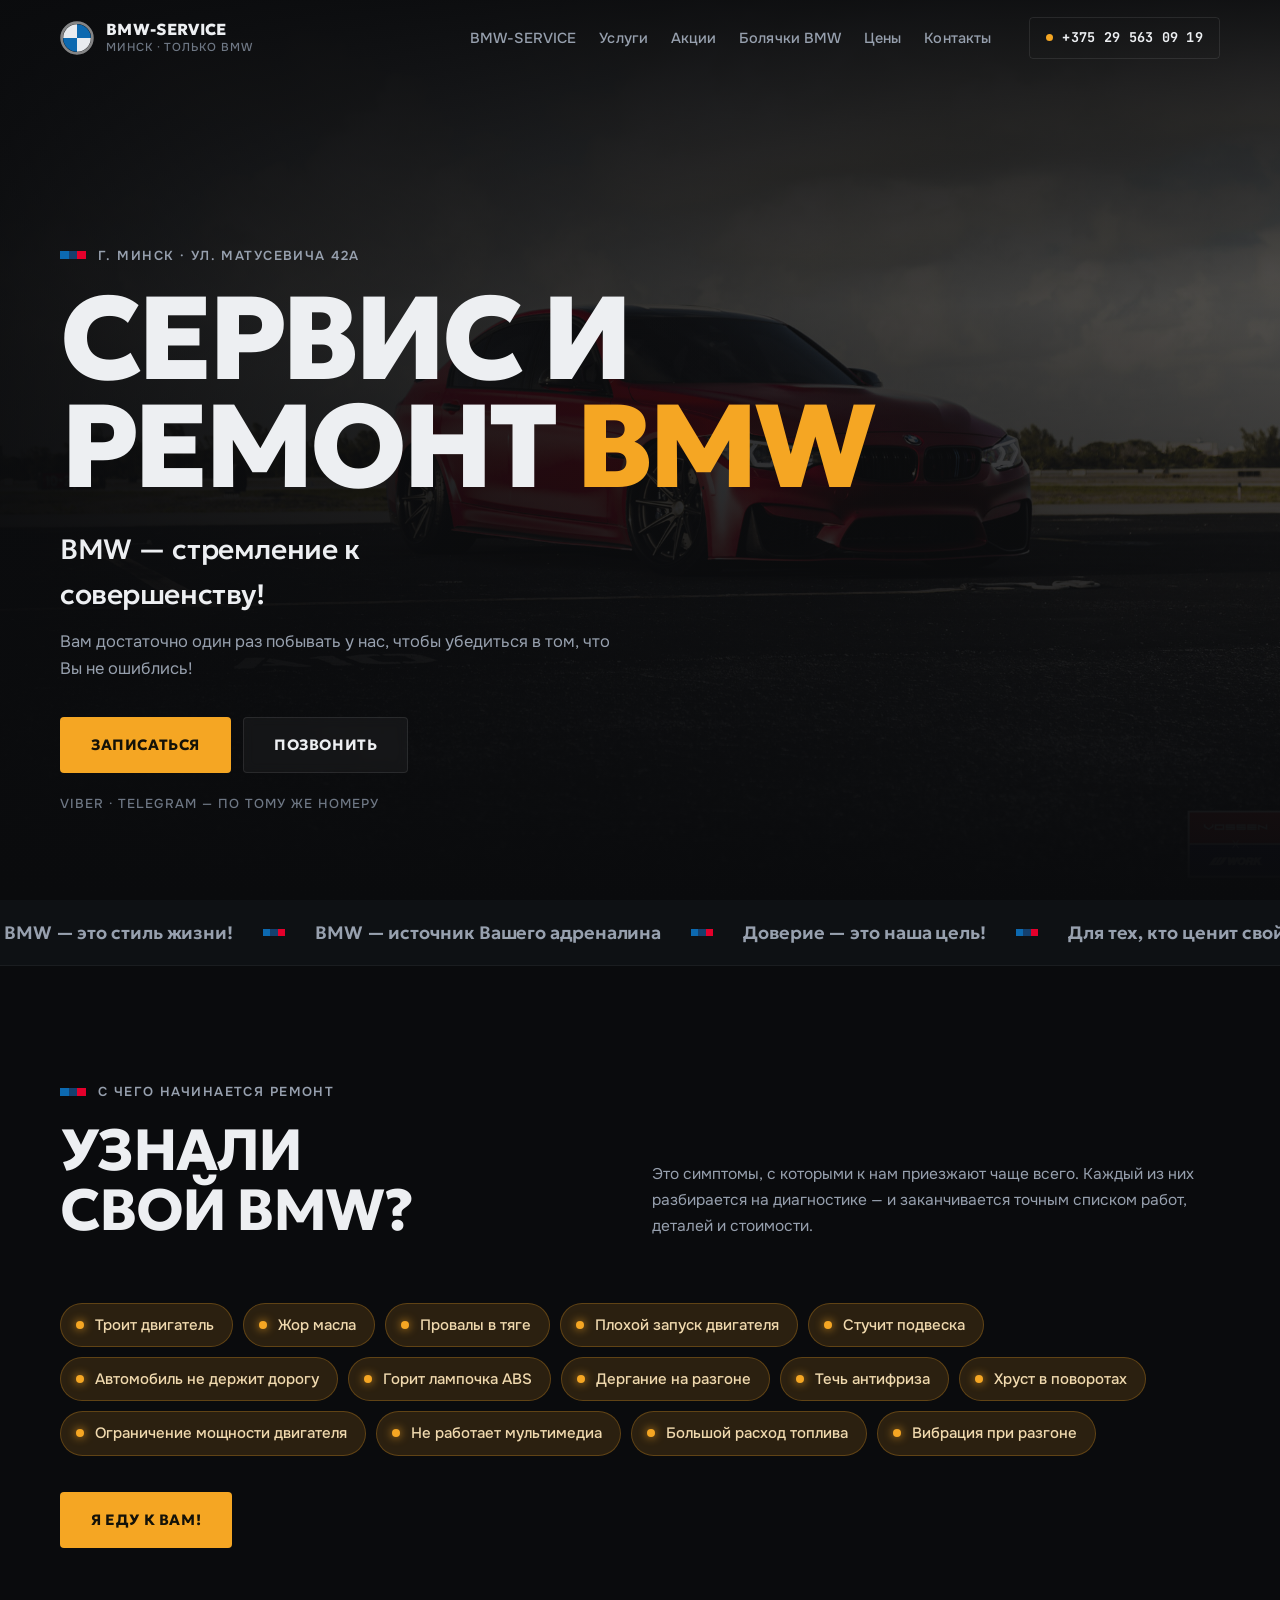
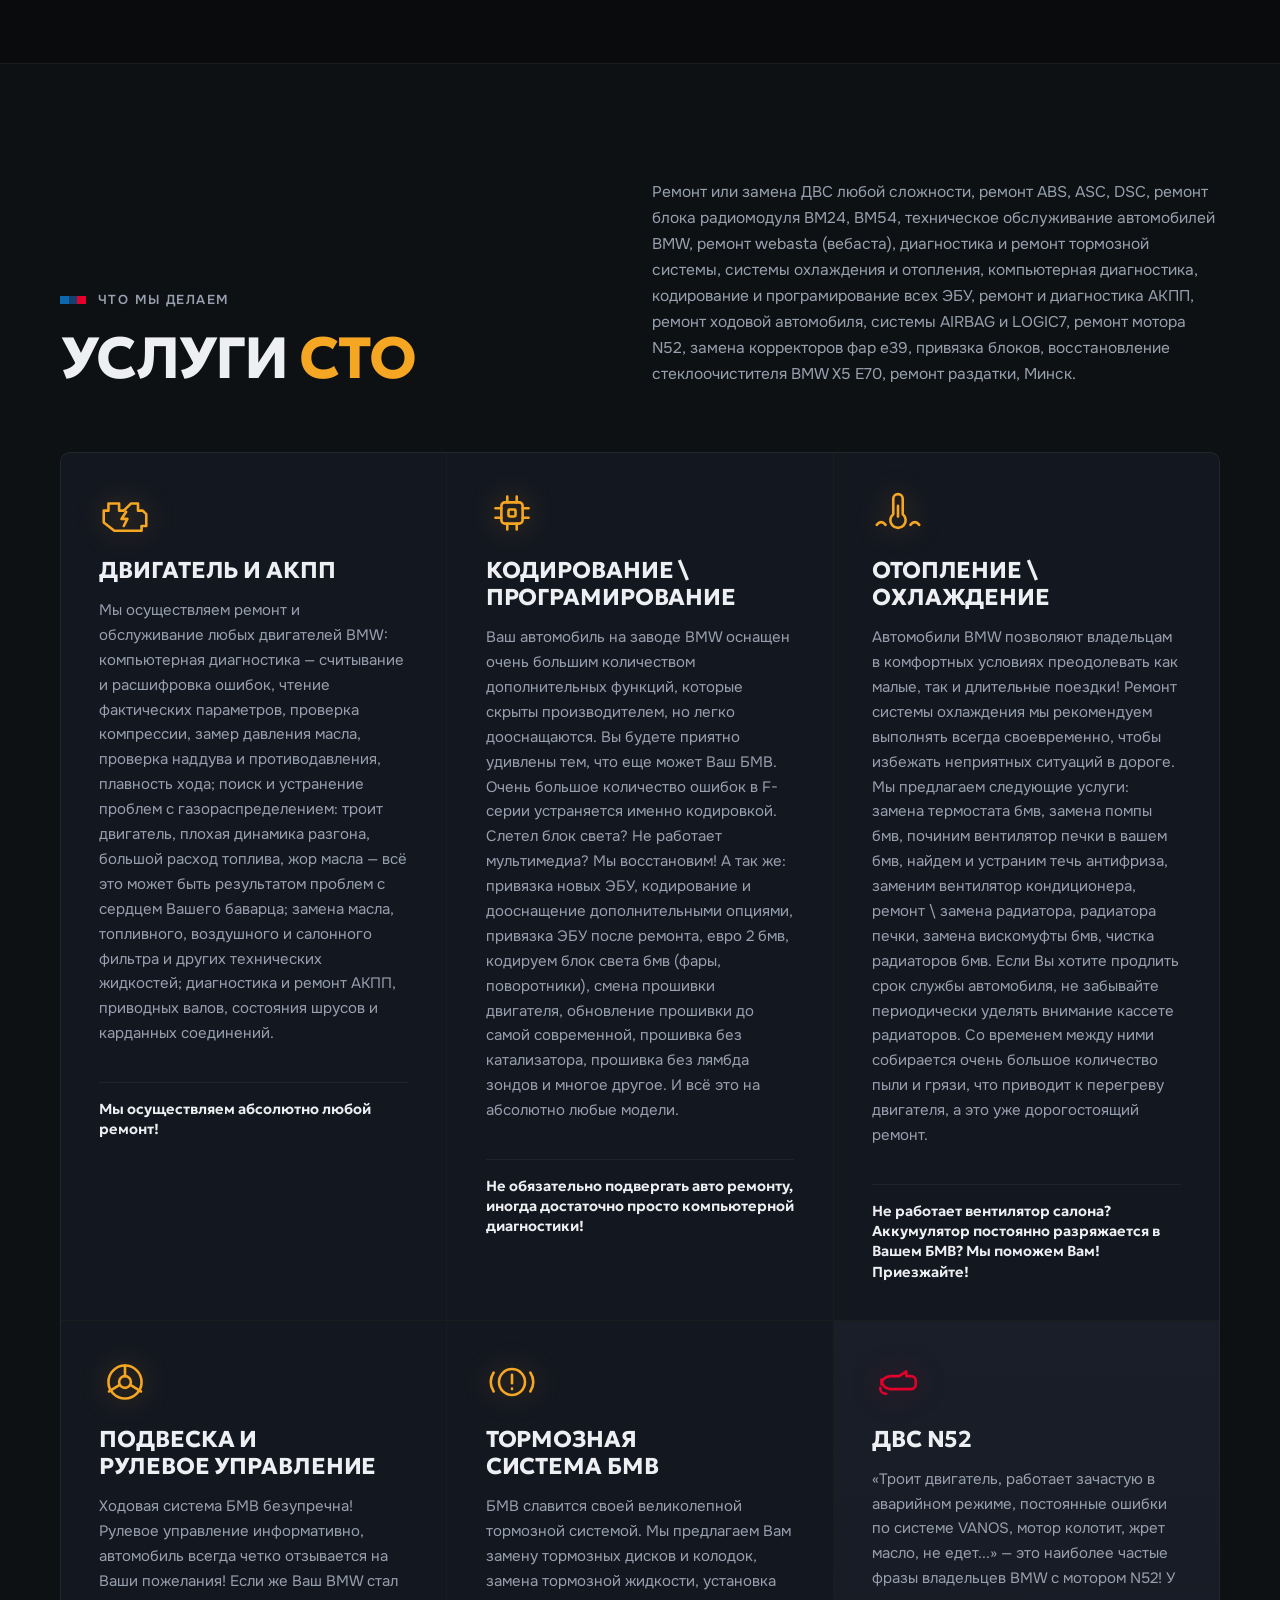
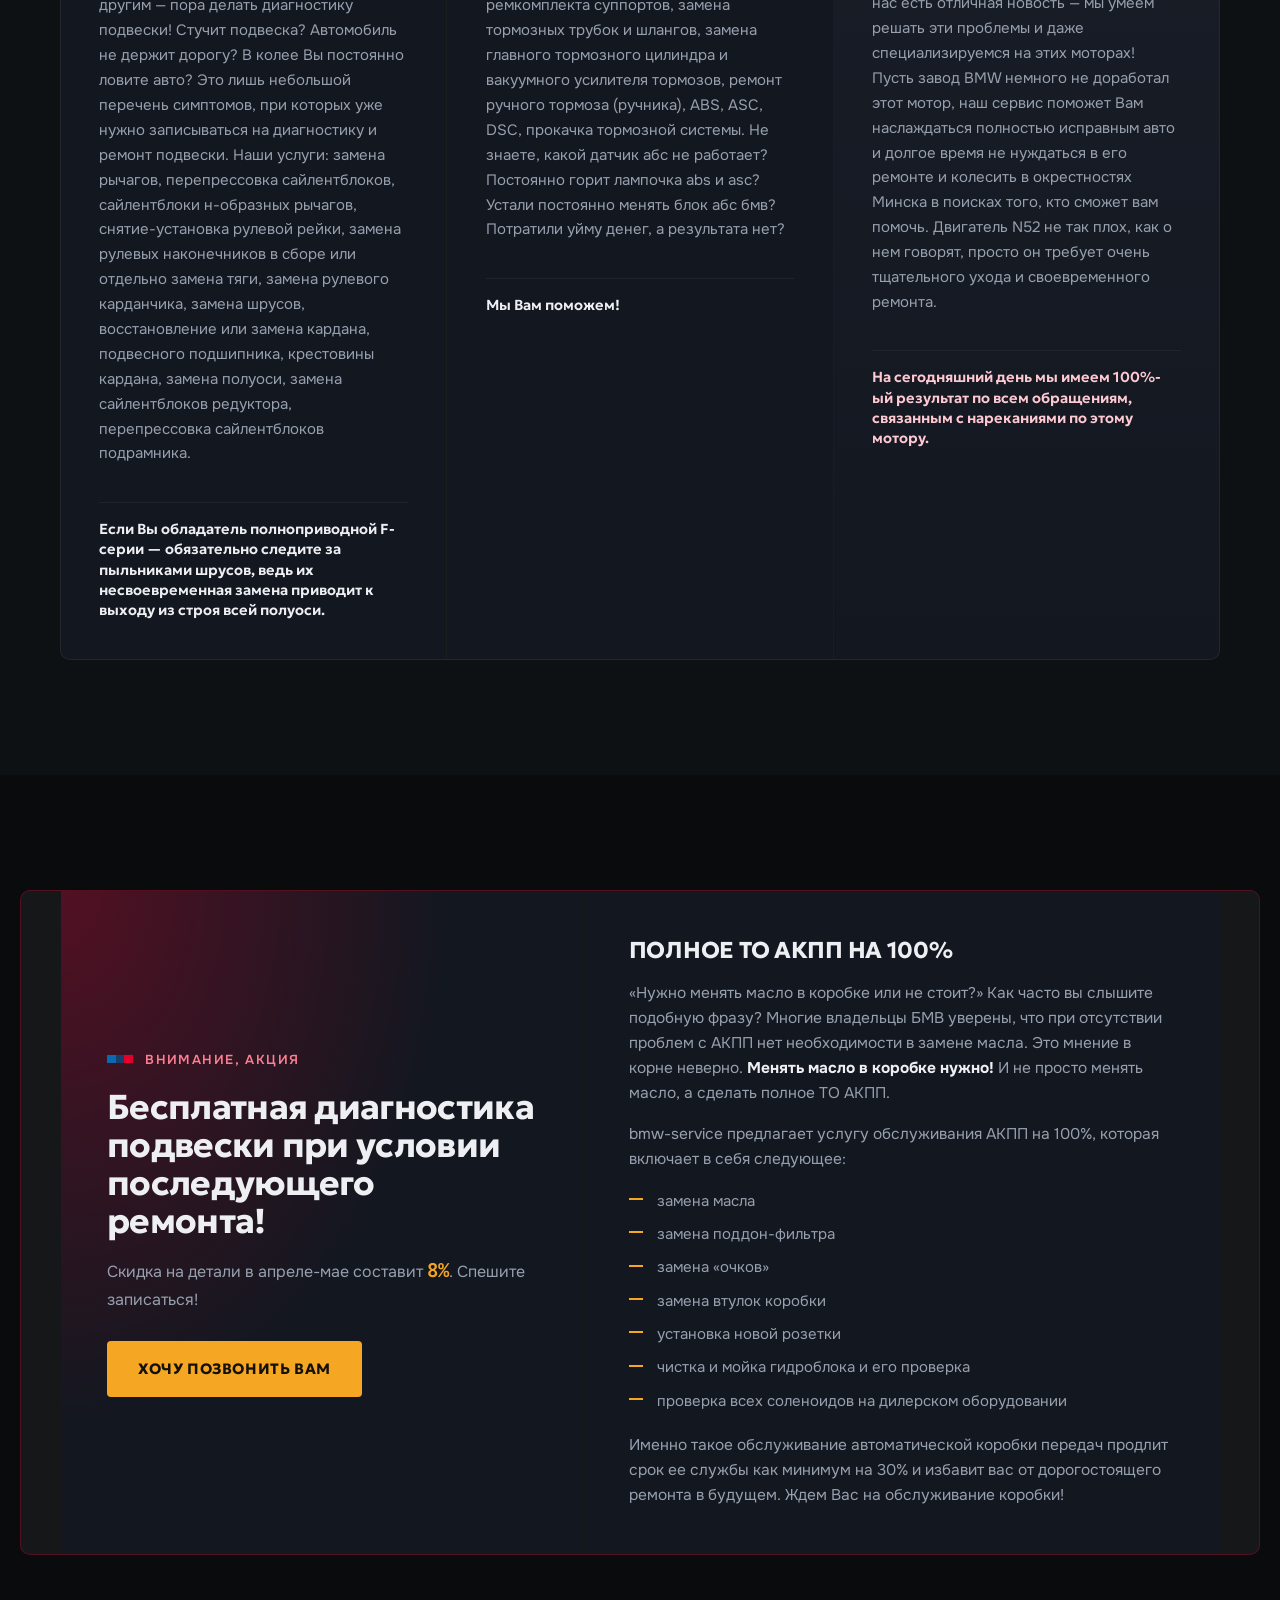
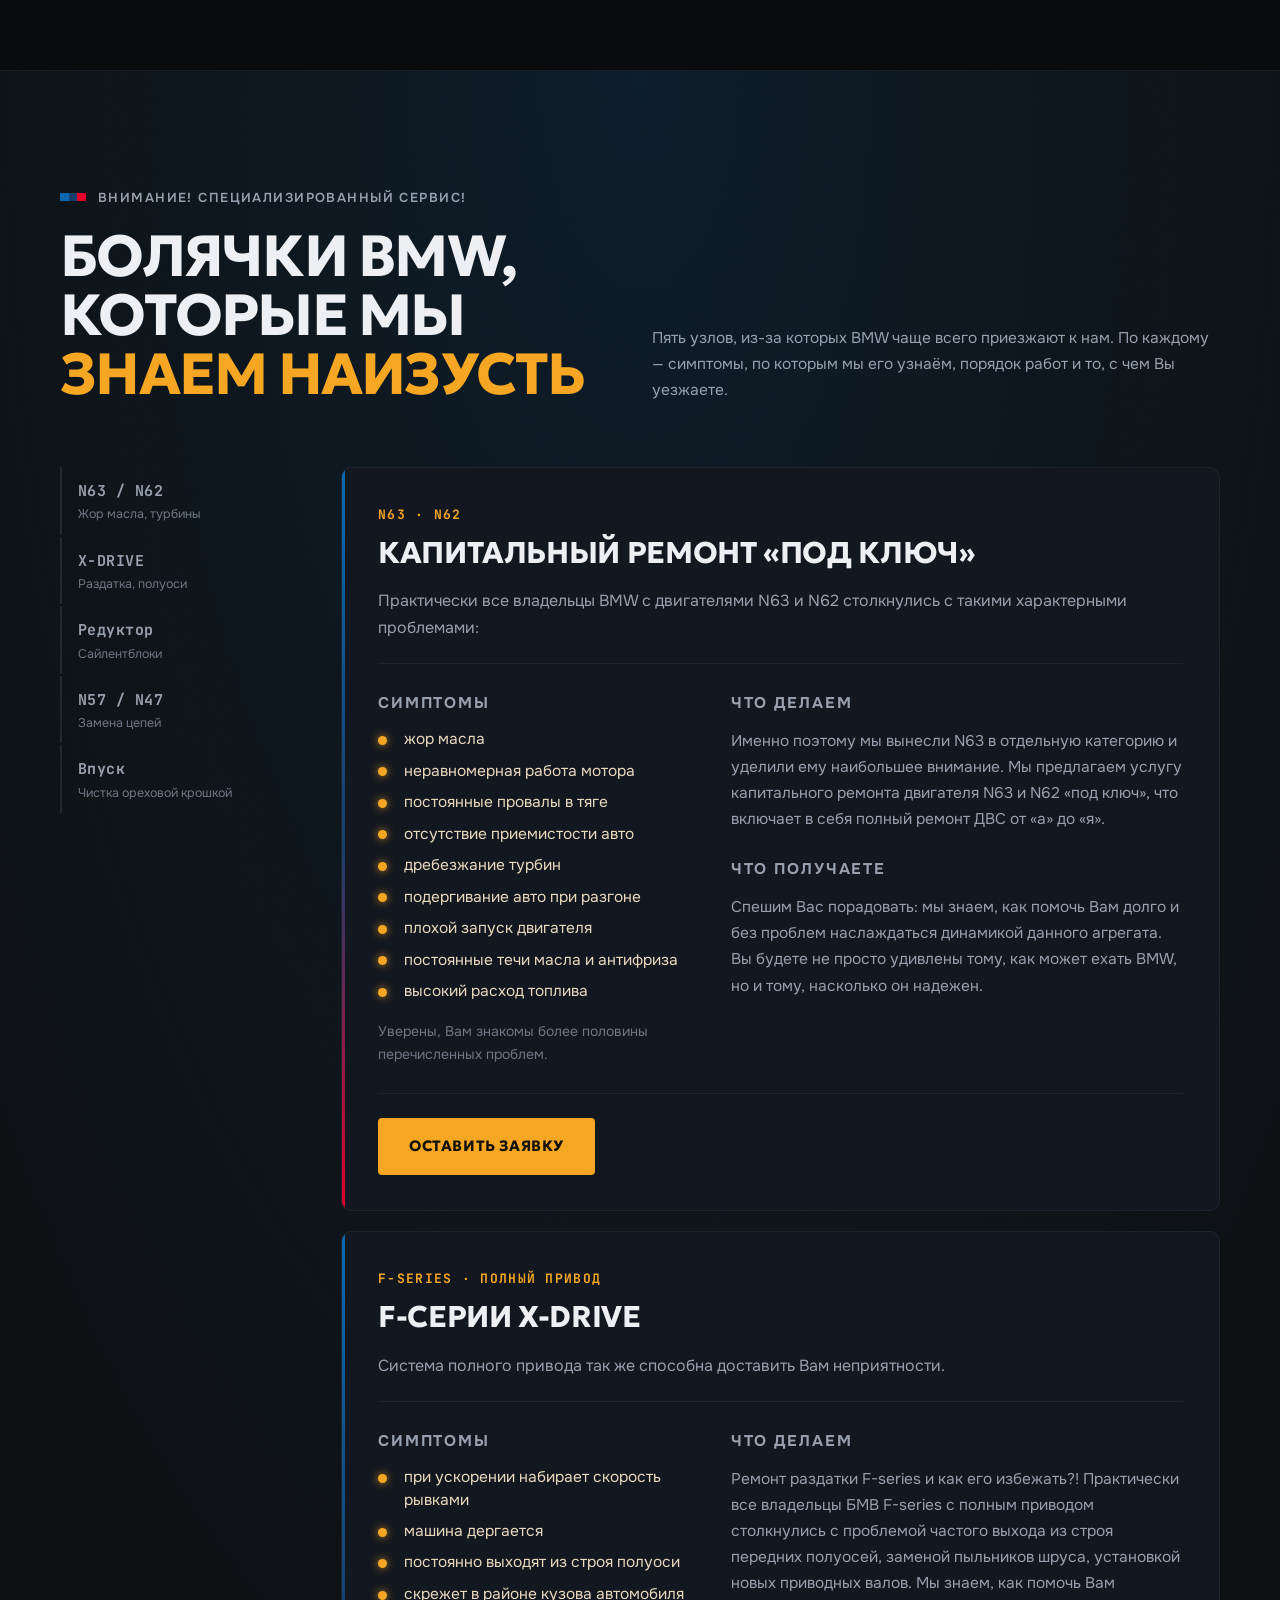
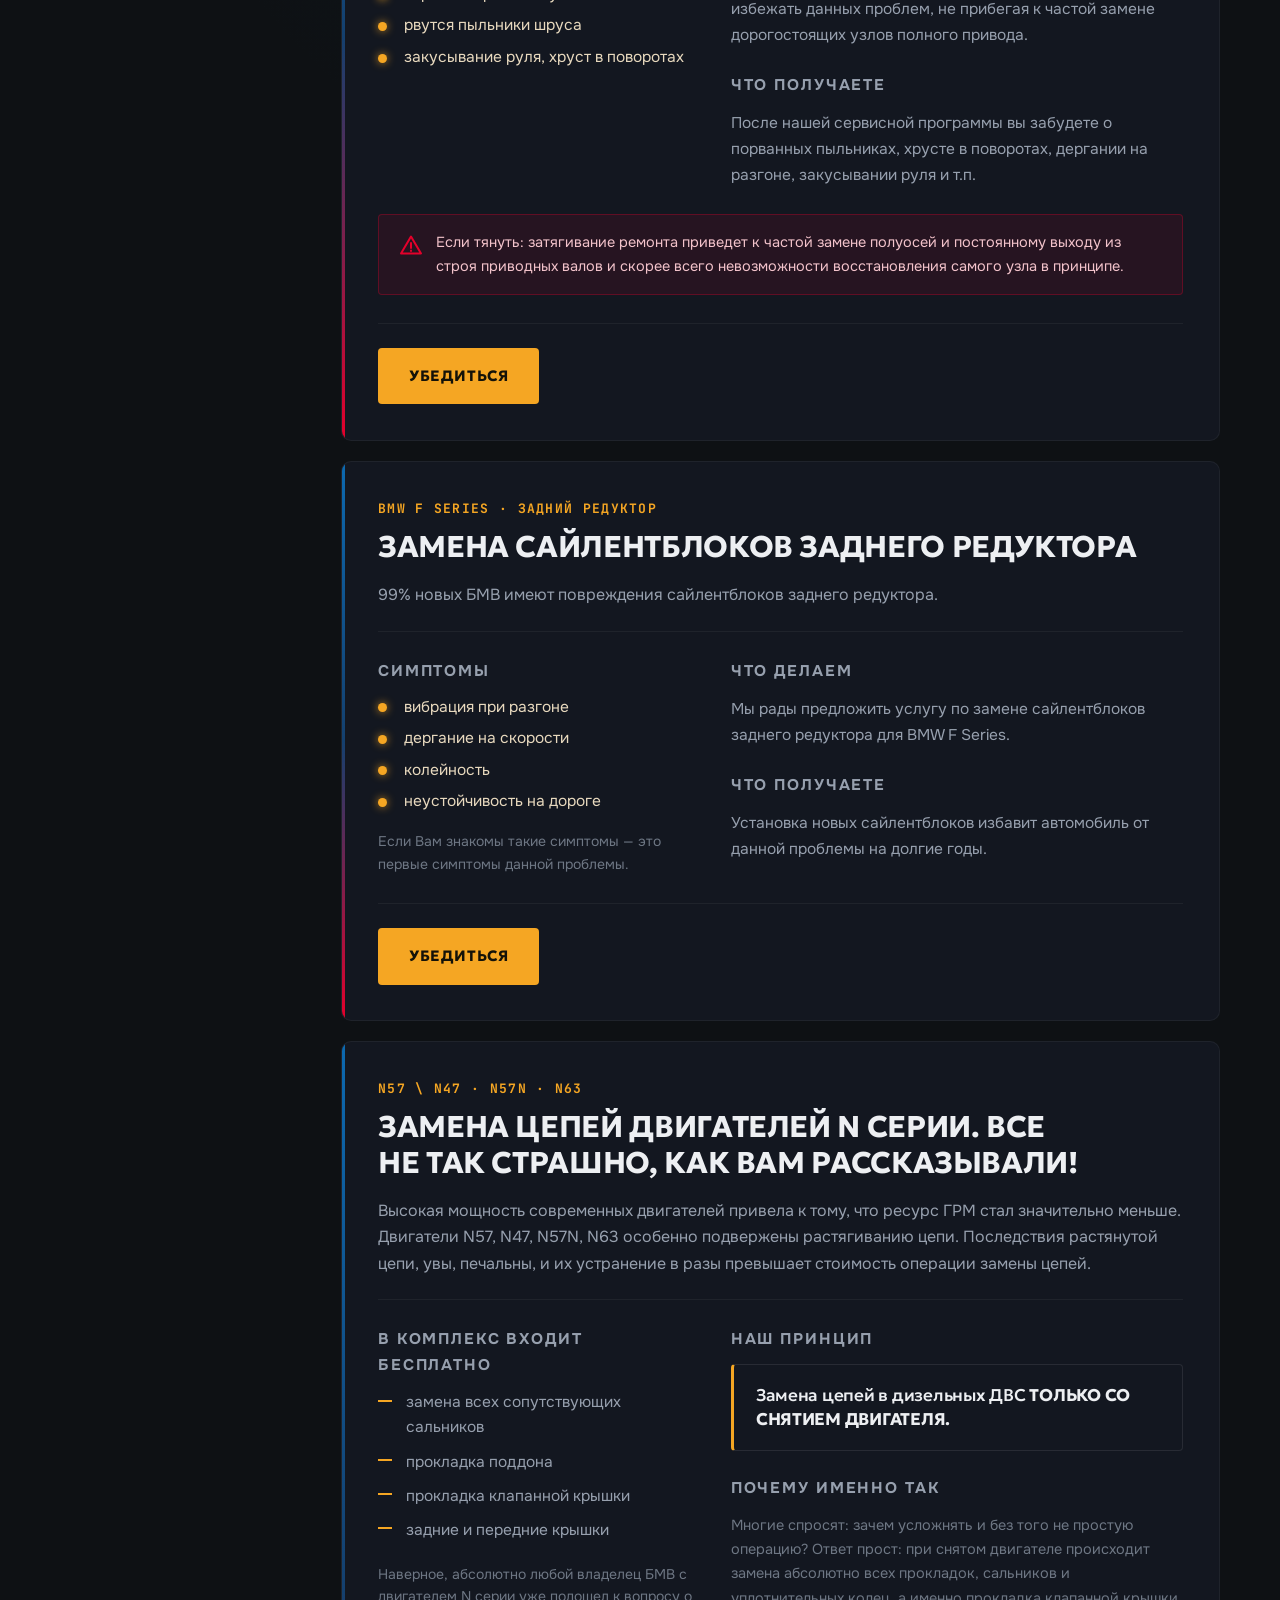
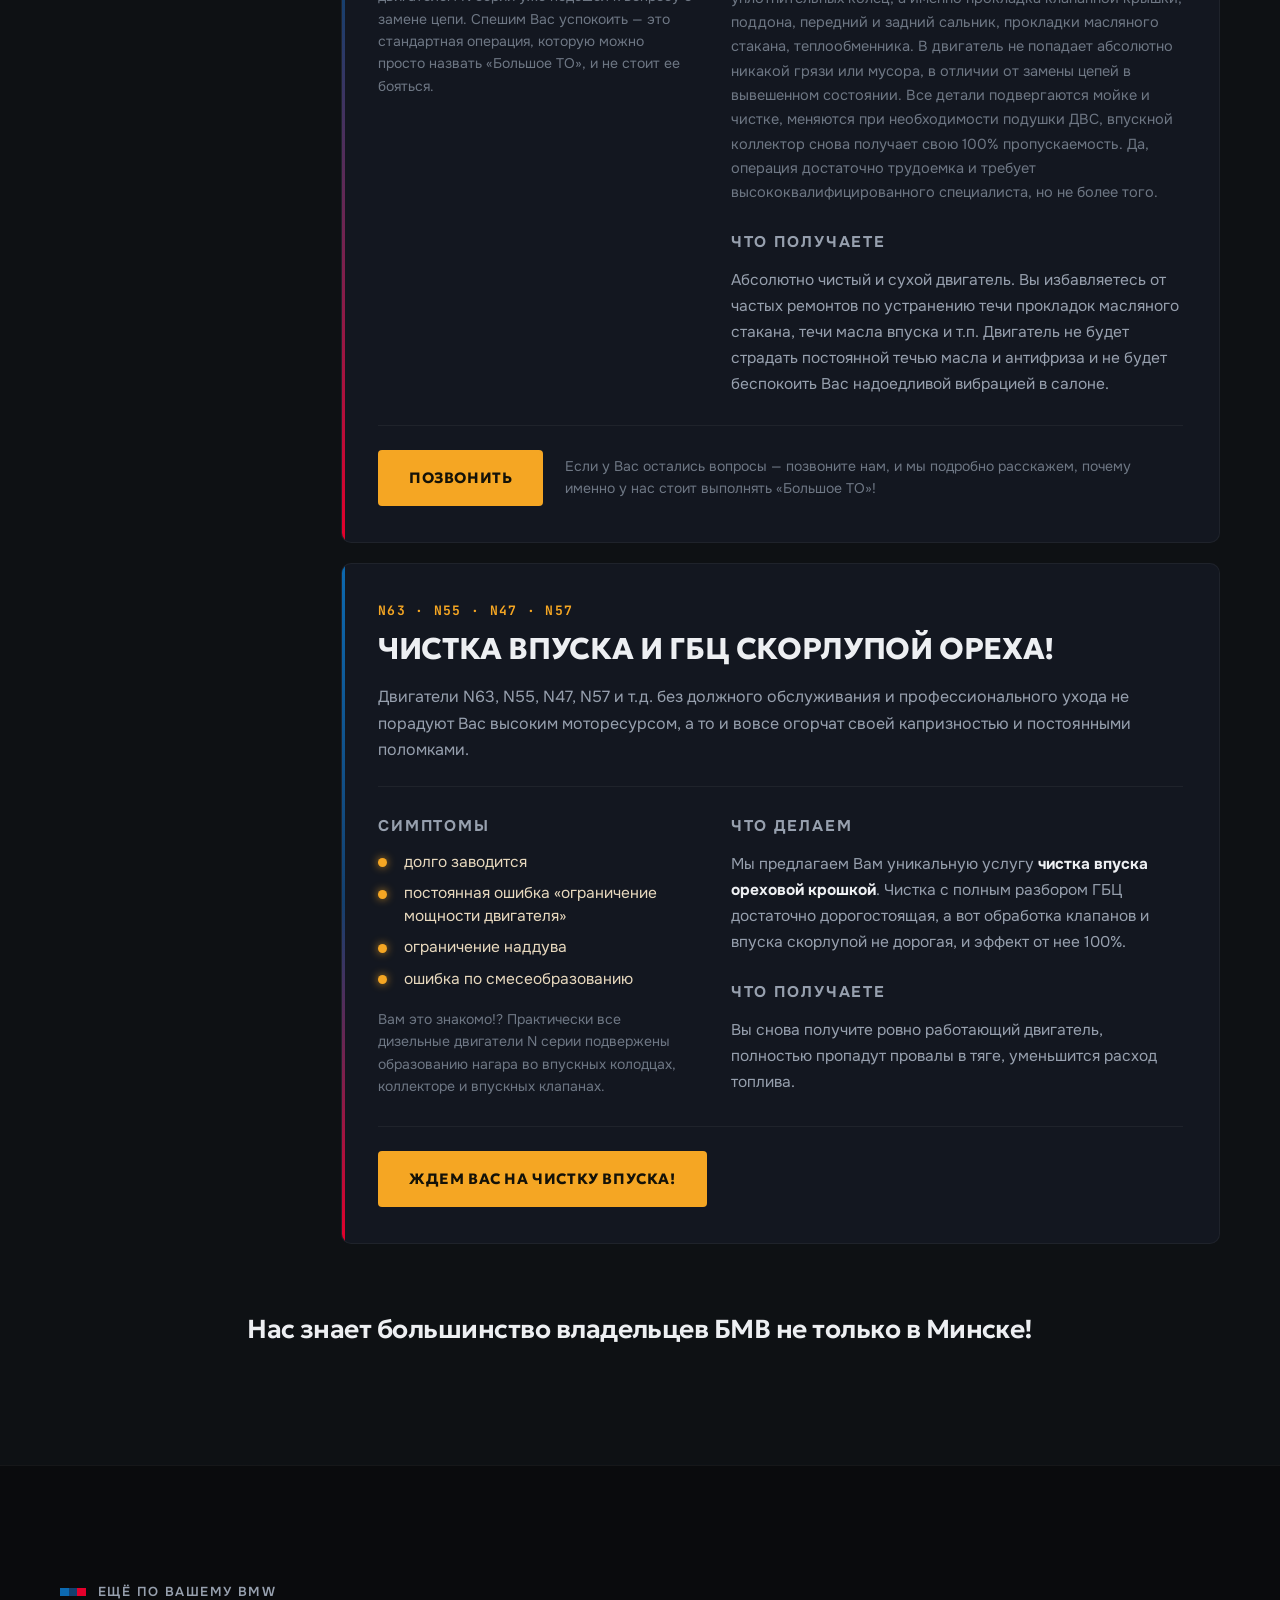
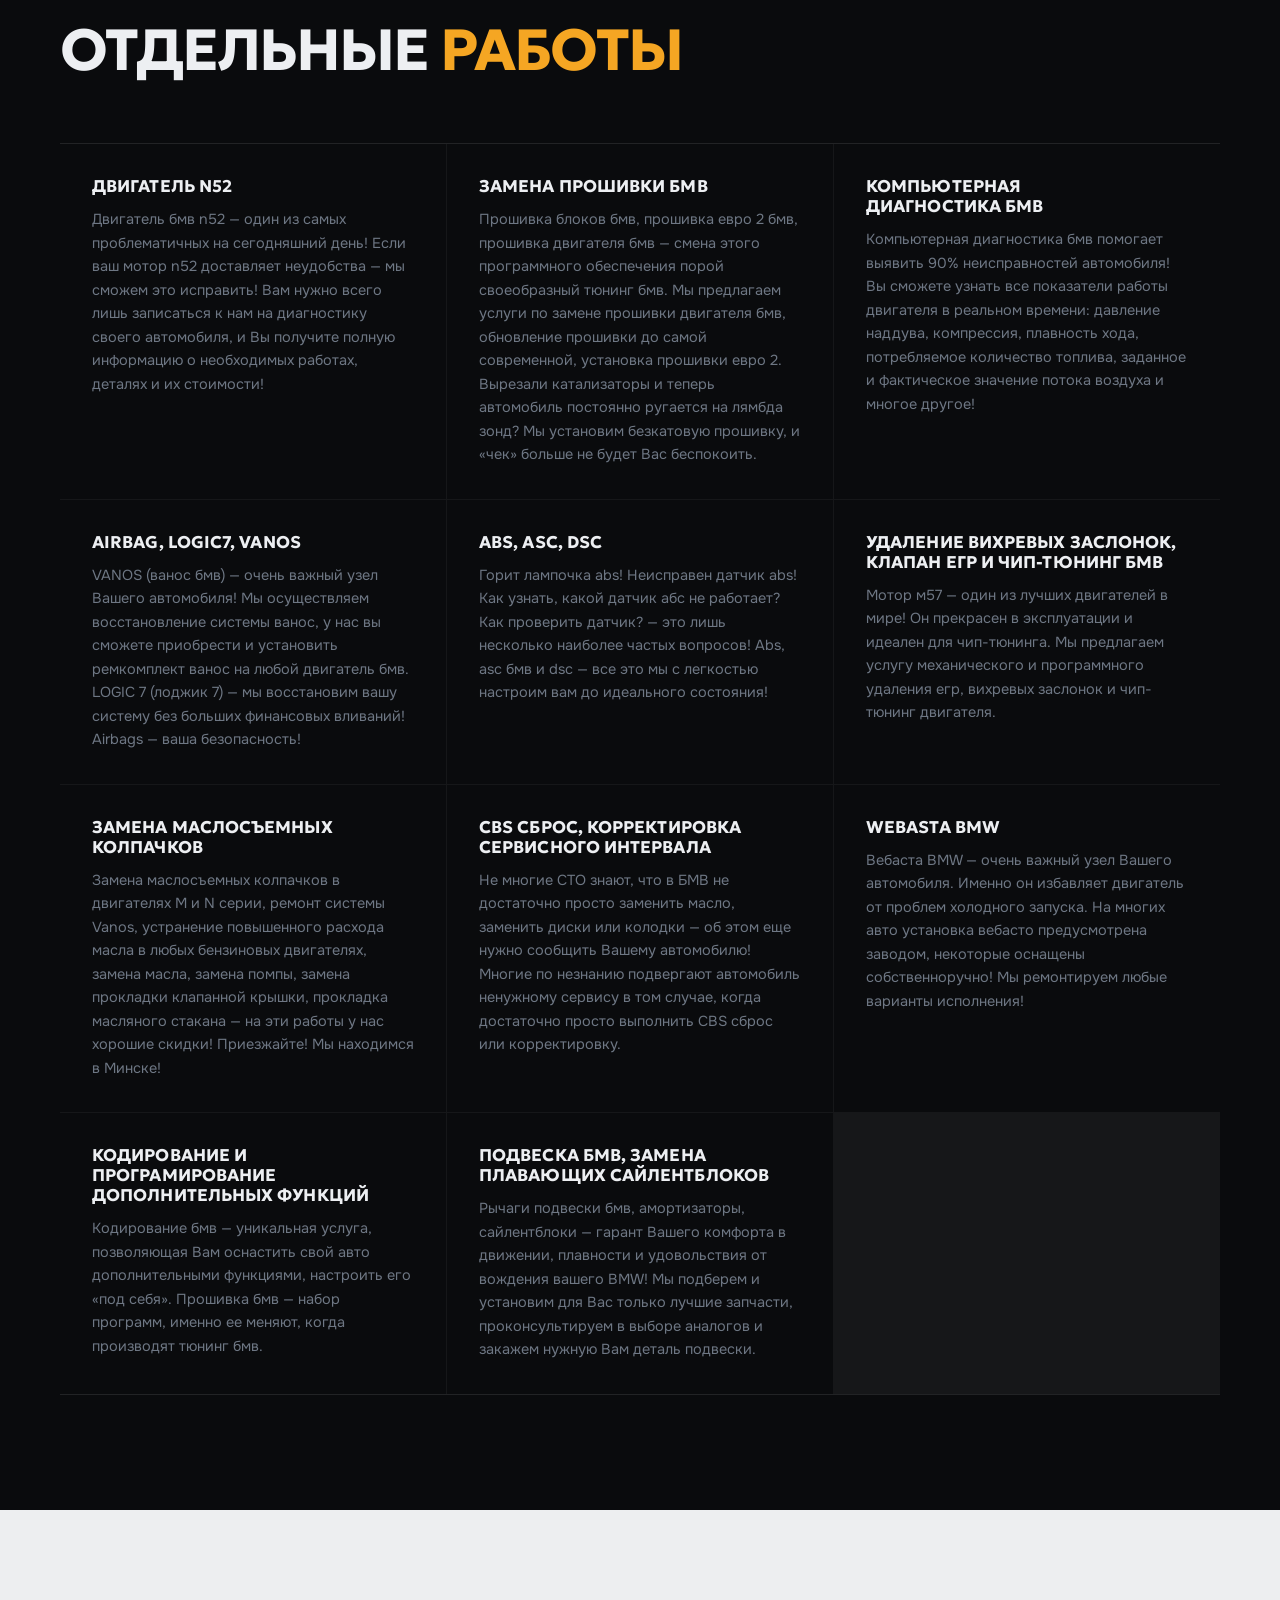
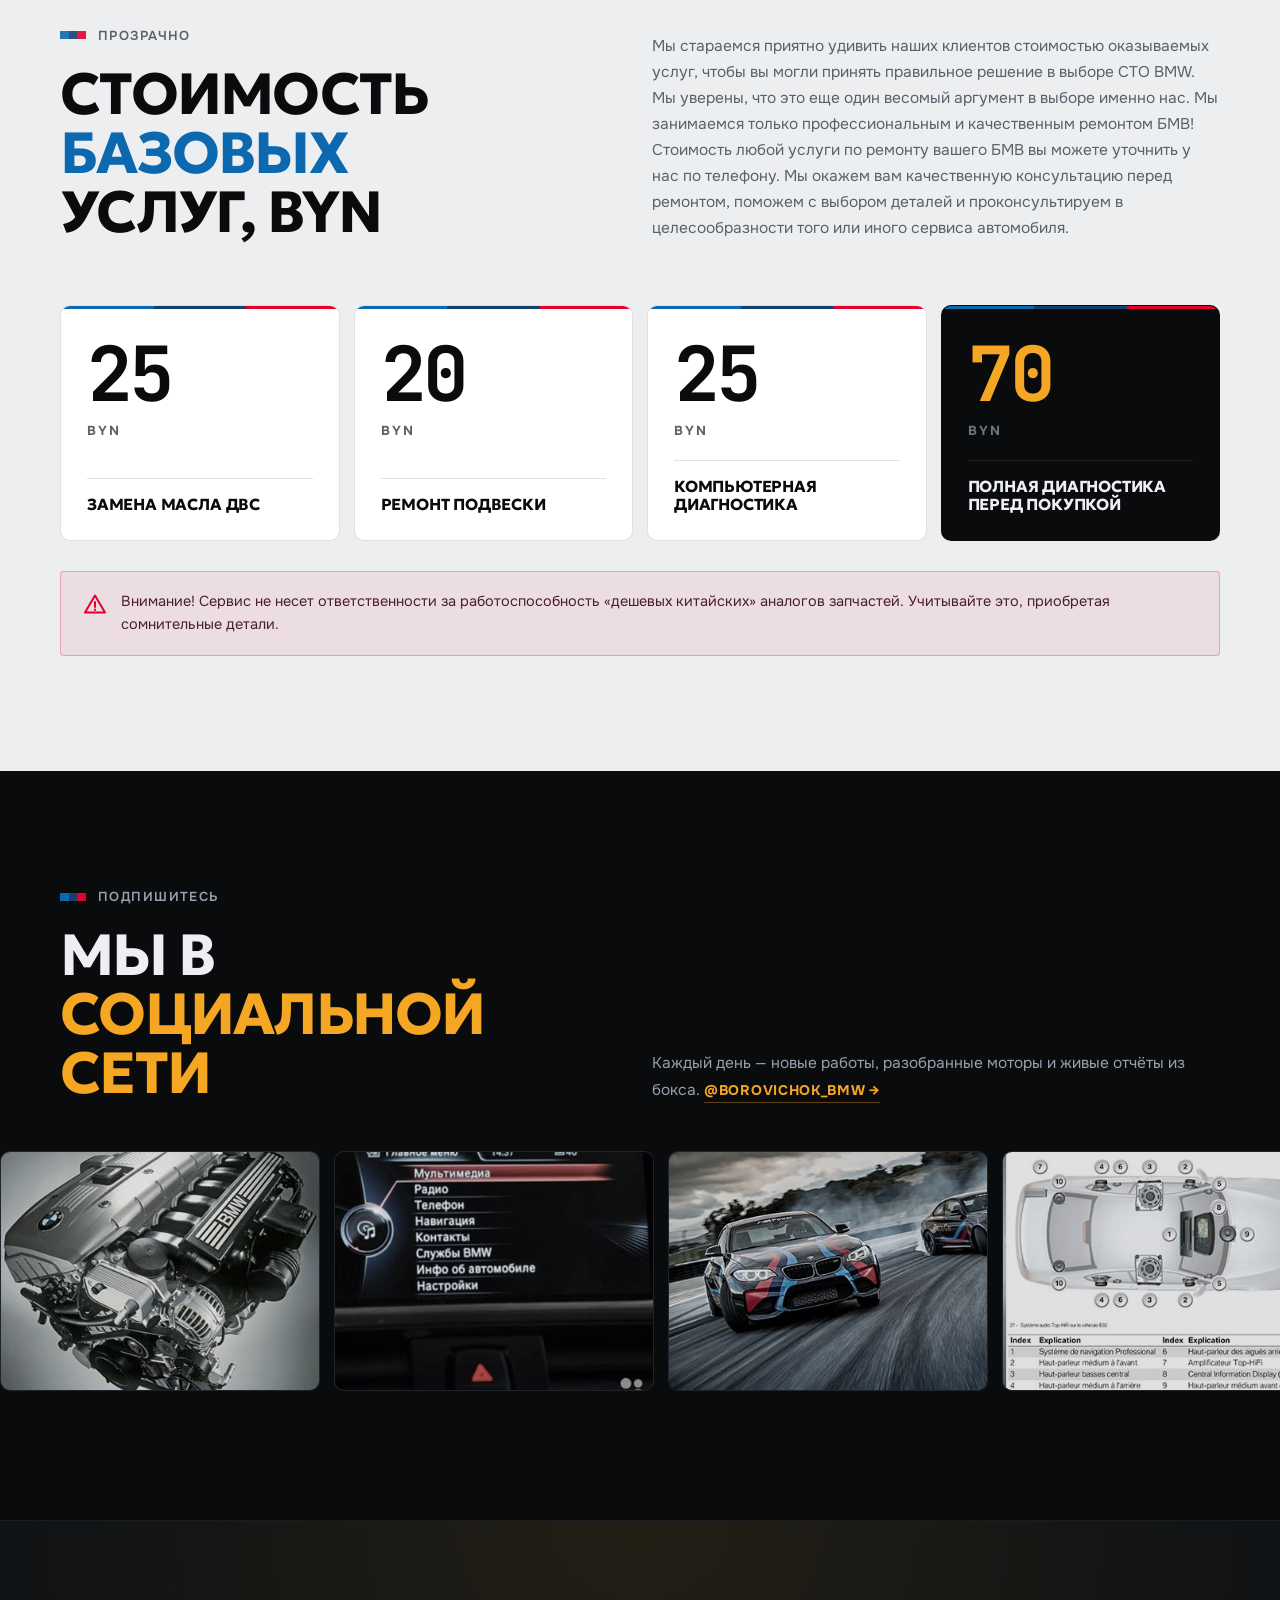
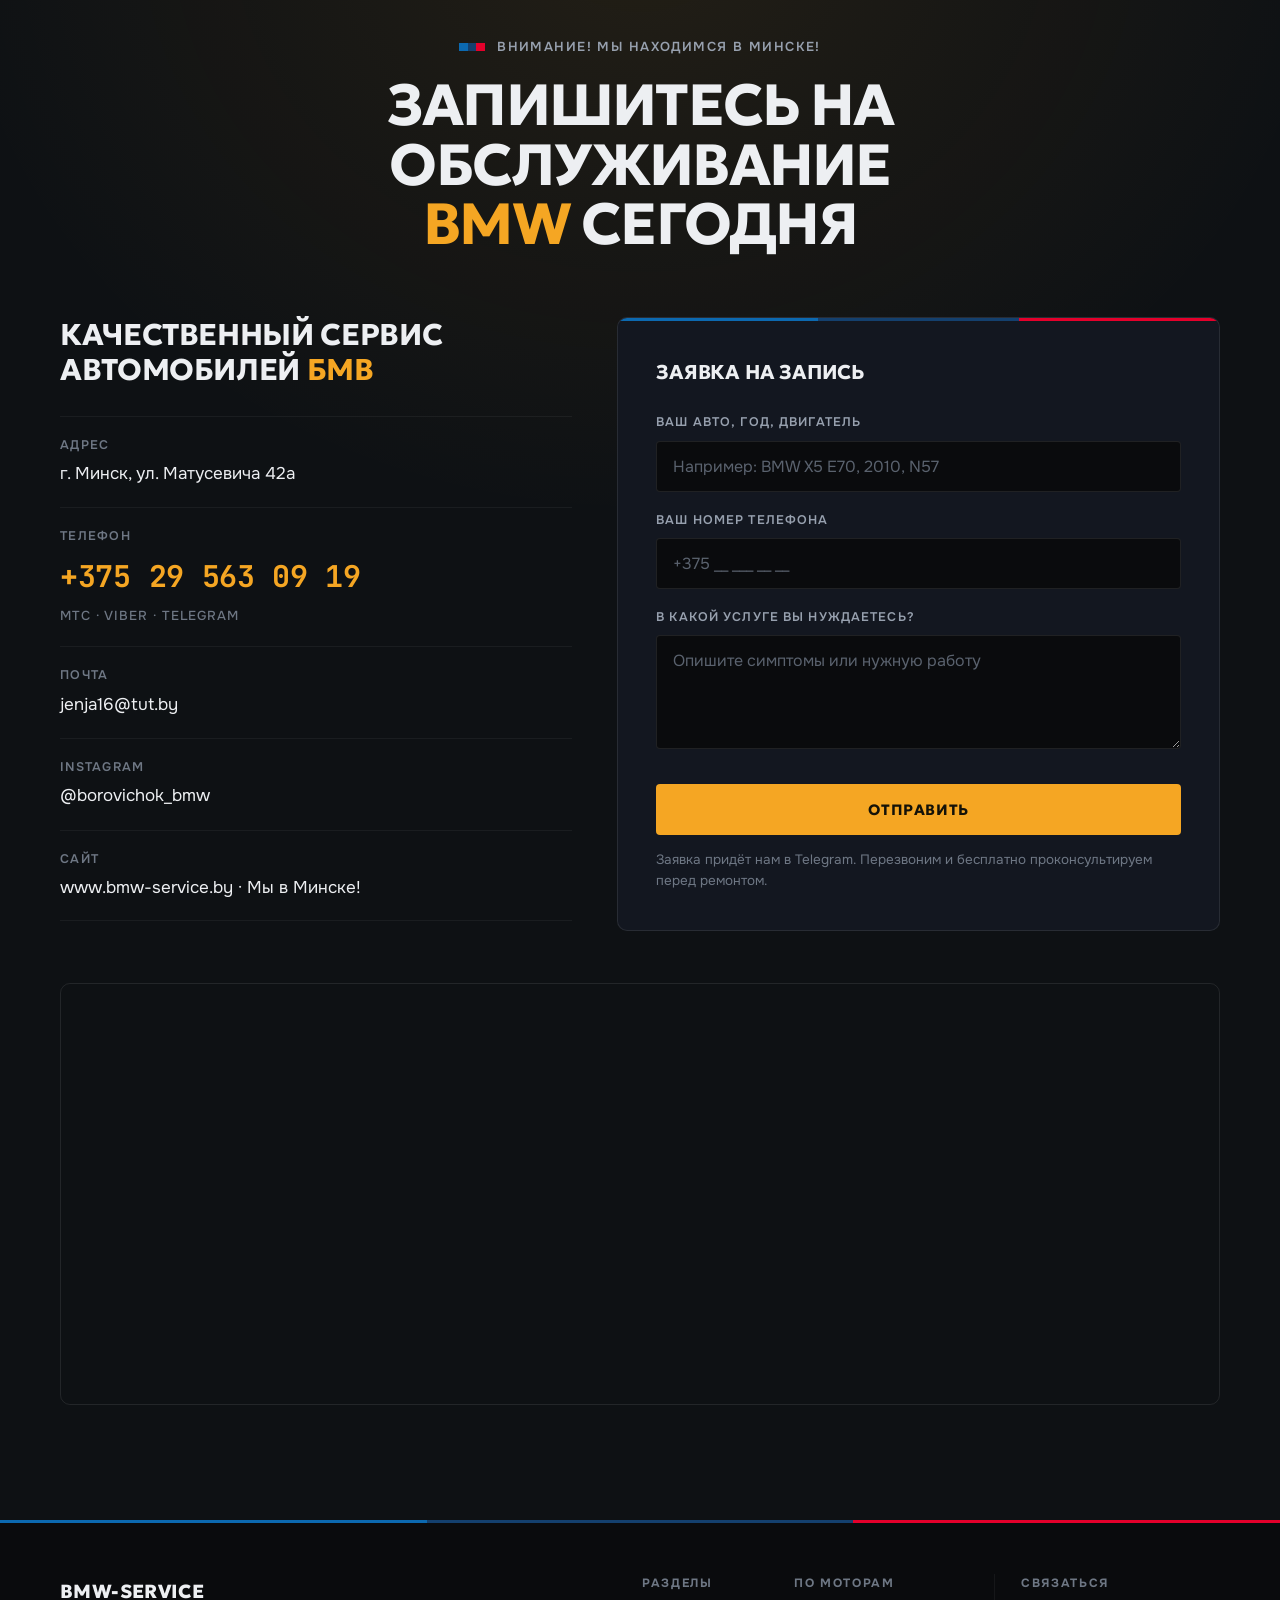
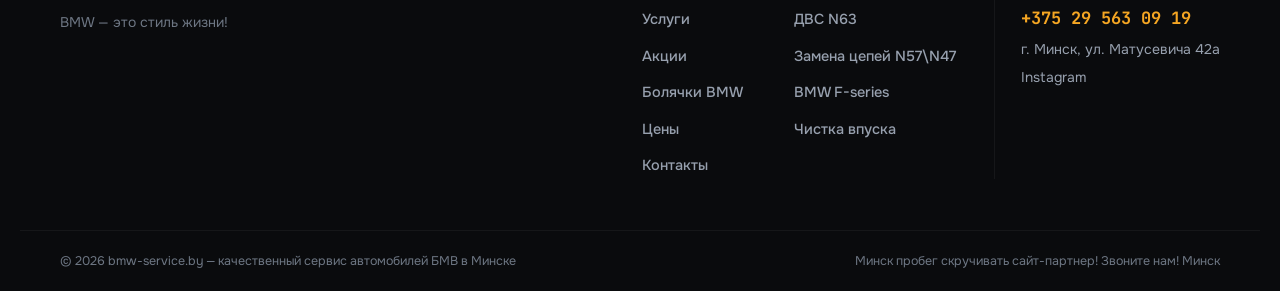
<file: index.html>
<!doctype html>
<html lang="ru">
<head>
    <!-- META -->
    <meta charset="UTF-8">
    <meta name="viewport" content="width=device-width, initial-scale=1">
    <meta name="description" content="Только качественный ремонт для легендарных автомобилей BMW">
    <meta name="author" content="bmw-service.by">
    <meta name="theme-color" content="#0A0B0D">

    <!-- SITE TITLE -->
    <title>Сервис BMW. Ремонт автомобилей БМВ в Минске</title>

    <link rel="canonical" href="https://bmw-service.by/">

    <!-- FAVICON -->
    <link rel="icon" href="images/favicon.png">
    <link rel="icon" href="images/favicon.png" sizes="57x57">
    <link rel="icon" href="images/favicon.png" sizes="72x72">
    <link rel="icon" href="images/favicon.png" sizes="114x114">
    <link rel="icon" href="images/favicon.png" sizes="144x144">
    <link rel="apple-touch-icon" href="images/favicon.png">

    <!-- OPEN GRAPH -->
    <meta property="og:type" content="website">
    <meta property="og:locale" content="ru_RU">
    <meta property="og:site_name" content="bmw-service.by">
    <meta property="og:title" content="Сервис BMW. Ремонт автомобилей БМВ в Минске">
    <meta property="og:description" content="Только качественный ремонт для легендарных автомобилей BMW">
    <meta property="og:url" content="https://bmw-service.by/">
    <meta property="og:image" content="https://bmw-service.by/images/slider/slider15.jpg">
    <meta name="twitter:card" content="summary_large_image">
    <meta name="twitter:title" content="Сервис BMW. Ремонт автомобилей БМВ в Минске">
    <meta name="twitter:description" content="Только качественный ремонт для легендарных автомобилей BMW">
    <meta name="twitter:image" content="https://bmw-service.by/images/slider/slider15.jpg">

    <meta name='yandex-verification' content='7aaa75fd9d4dbe70' />

    <!-- FONTS -->
    <link rel="preconnect" href="https://fonts.googleapis.com">
    <link rel="preconnect" href="https://fonts.gstatic.com" crossorigin>
    <link href="https://fonts.googleapis.com/css2?family=Geologica:wght@400;500;600;700;800&family=Onest:wght@400;500;600&family=JetBrains+Mono:wght@500;700&display=swap" rel="stylesheet">

    <!-- STYLE -->
    <link rel="stylesheet" href="assets/css/style.css">

    <!-- STRUCTURED DATA -->
    <script type="application/ld+json">
    {
      "@context": "https://schema.org",
      "@type": "AutoRepair",
      "name": "BMW-SERVICE — сервис и ремонт BMW в Минске",
      "description": "Только качественный ремонт для легендарных автомобилей BMW",
      "url": "https://bmw-service.by/",
      "image": "https://bmw-service.by/images/slider/slider15.jpg",
      "telephone": "+375295630919",
      "email": "jenja16@tut.by",
      "priceRange": "BYN",
      "currenciesAccepted": "BYN",
      "address": {
        "@type": "PostalAddress",
        "streetAddress": "ул. Матусевича 42а",
        "addressLocality": "Минск",
        "addressCountry": "BY"
      },
      "areaServed": { "@type": "City", "name": "Минск" },
      "brand": { "@type": "Brand", "name": "BMW" },
      "sameAs": ["https://instagram.com/borovichok_bmw"],
      "makesOffer": [
        { "@type": "Offer", "itemOffered": { "@type": "Service", "name": "Замена масла ДВС" }, "price": "25", "priceCurrency": "BYN" },
        { "@type": "Offer", "itemOffered": { "@type": "Service", "name": "Ремонт подвески" }, "price": "20", "priceCurrency": "BYN" },
        { "@type": "Offer", "itemOffered": { "@type": "Service", "name": "Компьютерная диагностика" }, "price": "25", "priceCurrency": "BYN" },
        { "@type": "Offer", "itemOffered": { "@type": "Service", "name": "Полная диагностика перед покупкой" }, "price": "70", "priceCurrency": "BYN" }
      ]
    }
    </script>
</head>
<body>

<a class="skip-link" href="#service">Перейти к услугам</a>

<!-- ============ HEADER ============ -->
<header class="site-header" id="siteHeader">
    <div class="shell header-inner">
        <a class="brand" href="#home" aria-label="BMW-SERVICE, Минск">
            <span class="brand-mark" aria-hidden="true">
                <svg viewBox="0 0 32 32" role="presentation">
                    <circle cx="16" cy="16" r="14.5" class="r-ring"/>
                    <path d="M16 3a13 13 0 0 1 13 13H16z" class="r-blue"/>
                    <path d="M16 16h13a13 13 0 0 1-13 13z" class="r-white"/>
                    <path d="M16 3a13 13 0 0 0-13 13h13z" class="r-white"/>
                    <path d="M3 16a13 13 0 0 0 13 13V16z" class="r-blue"/>
                </svg>
            </span>
            <span class="brand-text">
                <b>BMW-SERVICE</b>
                <i>Минск · только BMW</i>
            </span>
        </a>

        <nav class="site-nav" id="siteNav" aria-label="Основная навигация">
            <ul id="top-menu">
                <li><a href="#home">BMW-SERVICE</a></li>
                <li><a href="#service">Услуги</a></li>
                <li><a href="#onas">Акции</a></li>
                <li><a href="#spec">Болячки BMW</a></li>
                <li><a href="#pricing">Цены</a></li>
                <li><a href="#contact">Контакты</a></li>
            </ul>
        </nav>

        <a class="header-phone" href="tel:+375295630919">
            <span class="dot" aria-hidden="true"></span>
            +375 29 563 09 19
        </a>

        <button class="nav-toggle" id="navToggle" aria-expanded="false" aria-controls="siteNav" aria-label="Меню">
            <span></span><span></span><span></span>
        </button>
    </div>
    <div class="m-rule" aria-hidden="true"></div>
</header>

<main>

<!-- ============ HERO ============ -->
<section class="hero" id="home">
    <div class="hero-media" aria-hidden="true">
        <img src="images/slider/slider15.jpg" alt="" fetchpriority="high" decoding="async">
    </div>

    <div class="shell hero-inner">
        <p class="eyebrow"><span class="m-tick" aria-hidden="true"></span>г. Минск · ул. Матусевича 42а</p>

        <h1>Сервис и ремонт <span class="hl">BMW</span></h1>

        <p class="hero-lead">BMW — стремление к совершенству!</p>
        <p class="hero-sub">Вам достаточно один раз побывать у нас, чтобы убедиться в том, что Вы не ошиблись!</p>

        <div class="hero-cta">
            <a class="btn btn-primary" href="#contact">Записаться</a>
            <a class="btn btn-ghost" href="tel:+375295630919">Позвонить</a>
        </div>

        <p class="hero-note">Viber · Telegram — по тому же номеру</p>
    </div>

</section>

<!-- ============ CREDO MARQUEE ============ -->
<section class="marquee-band" aria-label="О нас">
    <div class="marquee" data-marquee>
        <div class="marquee-track">
            <span>BMW — это стиль жизни!</span><span class="sep" aria-hidden="true"></span>
            <span>BMW — источник Вашего адреналина</span><span class="sep" aria-hidden="true"></span>
            <span>Доверие — это наша цель!</span><span class="sep" aria-hidden="true"></span>
            <span>Для тех, кто ценит свой автомобиль</span><span class="sep" aria-hidden="true"></span>
            <span>M3 M5 для Вас это тоже не просто цифры?</span><span class="sep" aria-hidden="true"></span>
            <span>Вы хотите BMW? У Вас прекрасный вкус!</span><span class="sep" aria-hidden="true"></span>
            <span>BMW — автомобиль, созданный только для Вас!</span><span class="sep" aria-hidden="true"></span>
            <span>Качество — залог успеха</span><span class="sep" aria-hidden="true"></span>
            <span>Только профессионалы способны понять характер БМВ!</span><span class="sep" aria-hidden="true"></span>
        </div>
    </div>
</section>

<!-- ============ SYMPTOMS ============ -->
<section class="symptoms">
    <div class="shell">
        <div class="sec-head sec-head--split">
            <div>
                <p class="eyebrow"><span class="m-tick" aria-hidden="true"></span>С чего начинается ремонт</p>
                <h2>Узнали свой BMW?</h2>
            </div>
            <p class="sec-lead">Это симптомы, с которыми к нам приезжают чаще всего. Каждый из них разбирается на диагностике — и заканчивается точным списком работ, деталей и стоимости.</p>
        </div>

        <ul class="chips">
            <li>Троит двигатель</li>
            <li>Жор масла</li>
            <li>Провалы в тяге</li>
            <li>Плохой запуск двигателя</li>
            <li>Стучит подвеска</li>
            <li>Автомобиль не держит дорогу</li>
            <li>Горит лампочка ABS</li>
            <li>Дергание на разгоне</li>
            <li>Течь антифриза</li>
            <li>Хруст в поворотах</li>
            <li>Ограничение мощности двигателя</li>
            <li>Не работает мультимедиа</li>
            <li>Большой расход топлива</li>
            <li>Вибрация при разгоне</li>
        </ul>

        <a class="btn btn-primary" href="#contact">Я еду к Вам!</a>
    </div>
</section>

<!-- ============ SERVICES ============ -->
<section class="services" id="service">
    <div class="shell">
        <div class="sec-head sec-head--split">
            <div>
                <p class="eyebrow"><span class="m-tick" aria-hidden="true"></span>Что мы делаем</p>
                <h2>Услуги <span class="hl">СТО</span></h2>
            </div>
            <p class="sec-lead">Ремонт или замена ДВС любой сложности, ремонт ABS, ASC, DSC, ремонт блока радиомодуля BM24, BM54, техническое обслуживание автомобилей BMW, ремонт webasta (вебаста), диагностика и ремонт тормозной системы, системы охлаждения и отопления, компьютерная диагностика, кодирование и програмирование всех ЭБУ, ремонт и диагностика АКПП, ремонт ходовой автомобиля, системы AIRBAG и LOGIC7, ремонт мотора N52, замена корректоров фар е39, привязка блоков, восстановление стеклоочистителя BMW Х5 Е70, ремонт раздатки, Минск.</p>
        </div>

        <div class="cards">

            <article class="card">
                <span class="lamp" aria-hidden="true">
                    <svg viewBox="0 0 44 36"><path d="M4 16h4v-6h9v6h4l6-6h6v6h4l3 3v10h-4v4H13l-9-7z"/><path d="M23 17l-4 6h5l-3 6"/></svg>
                </span>
                <h3>Двигатель и АКПП</h3>
                <p>Мы осуществляем ремонт и обслуживание любых двигателей BMW: компьютерная диагностика — считывание и расшифровка ошибок, чтение фактических параметров, проверка компрессии, замер давления масла, проверка наддува и противодавления, плавность хода; поиск и устранение проблем с газораспределением: троит двигатель, плохая динамика разгона, большой расход топлива, жор масла — всё это может быть результатом проблем с сердцем Вашего баварца; замена масла, топливного, воздушного и салонного фильтра и других технических жидкостей; диагностика и ремонт АКПП, приводных валов, состояния шрусов и карданных соединений.</p>
                <p class="card-kicker">Мы осуществляем абсолютно любой ремонт!</p>
            </article>

            <article class="card">
                <span class="lamp" aria-hidden="true">
                    <svg viewBox="0 0 44 36"><rect x="13" y="9" width="18" height="18" rx="3"/><rect x="19" y="15" width="6" height="6" rx="1"/><path d="M18 9V4M26 9V4M18 32v-5M26 32v-5M13 14H8M13 22H8M31 14h5M31 22h5"/></svg>
                </span>
                <h3>Кодирование \ програмирование</h3>
                <p>Ваш автомобиль на заводе BMW оснащен очень большим количеством дополнительных функций, которые скрыты производителем, но легко дооснащаются. Вы будете приятно удивлены тем, что еще может Ваш БМВ. Очень большое количество ошибок в F-серии устраняется именно кодировкой. Слетел блок света? Не работает мультимедиа? Мы восстановим! А так же: привязка новых ЭБУ, кодирование и дооснащение дополнительными опциями, привязка ЭБУ после ремонта, евро 2 бмв, кодируем блок света бмв (фары, поворотники), смена прошивки двигателя, обновление прошивки до самой современной, прошивка без катализатора, прошивка без лямбда зондов и многое другое. И всё это на абсолютно любые модели.</p>
                <p class="card-kicker">Не обязательно подвергать авто ремонту, иногда достаточно просто компьютерной диагностики!</p>
            </article>

            <article class="card">
                <span class="lamp" aria-hidden="true">
                    <svg viewBox="0 0 44 36"><path d="M18 6a4 4 0 0 1 8 0v13a6.5 6.5 0 1 1-8 0z"/><path d="M22 12v9"/><path d="M4 28c2.5-3 5-3 7.5 0M32.5 28c2.5-3 5-3 7.5 0"/></svg>
                </span>
                <h3>Отопление \ охлаждение</h3>
                <p>Автомобили BMW позволяют владельцам в комфортных условиях преодолевать как малые, так и длительные поездки! Ремонт системы охлаждения мы рекомендуем выполнять всегда своевременно, чтобы избежать неприятных ситуаций в дороге. Мы предлагаем следующие услуги: замена термостата бмв, замена помпы бмв, починим вентилятор печки в вашем бмв, найдем и устраним течь антифриза, заменим вентилятор кондиционера, ремонт \ замена радиатора, радиатора печки, замена вискомуфты бмв, чистка радиаторов бмв. Если Вы хотите продлить срок службы автомобиля, не забывайте периодически уделять внимание кассете радиаторов. Со временем между ними собирается очень большое количество пыли и грязи, что приводит к перегреву двигателя, а это уже дорогостоящий ремонт.</p>
                <p class="card-kicker">Не работает вентилятор салона? Аккумулятор постоянно разряжается в Вашем БМВ? Мы поможем Вам! Приезжайте!</p>
            </article>

            <article class="card">
                <span class="lamp" aria-hidden="true">
                    <svg viewBox="0 0 44 36"><circle cx="22" cy="18" r="14"/><circle cx="22" cy="18" r="5"/><path d="M22 4v9M8.5 26l9-5.5M35.5 26l-9-5.5"/></svg>
                </span>
                <h3>Подвеска и рулевое управление</h3>
                <p>Ходовая система БМВ безупречна! Рулевое управление информативно, автомобиль всегда четко отзывается на Ваши пожелания! Если же Ваш BMW стал другим — пора делать диагностику подвески! Стучит подвеска? Автомобиль не держит дорогу? В колее Вы постоянно ловите авто? Это лишь небольшой перечень симптомов, при которых уже нужно записываться на диагностику и ремонт подвески. Наши услуги: замена рычагов, перепрессовка сайлентблоков, сайлентблоки н-образных рычагов, снятие-установка рулевой рейки, замена рулевых наконечников в сборе или отдельно замена тяги, замена рулевого карданчика, замена шрусов, восстановление или замена кардана, подвесного подшипника, крестовины кардана, замена полуоси, замена сайлентблоков редуктора, перепрессовка сайлентблоков подрамника.</p>
                <p class="card-kicker">Если Вы обладатель полноприводной F-серии — обязательно следите за пыльниками шрусов, ведь их несвоевременная замена приводит к выходу из строя всей полуоси.</p>
            </article>

            <article class="card">
                <span class="lamp" aria-hidden="true">
                    <svg viewBox="0 0 44 36"><circle cx="22" cy="18" r="11"/><path d="M22 12v7M22 23.5v.5"/><path d="M6.5 10c-1.6 2.4-2.5 5.1-2.5 8s.9 5.6 2.5 8M37.5 10c1.6 2.4 2.5 5.1 2.5 8s-.9 5.6-2.5 8"/></svg>
                </span>
                <h3>Тормозная система БМВ</h3>
                <p>БМВ славится своей великолепной тормозной системой. Мы предлагаем Вам замену тормозных дисков и колодок, замена тормозной жидкости, установка ремкомплекта суппортов, замена тормозных трубок и шлангов, замена главного тормозного цилиндра и вакуумного усилителя тормозов, ремонт ручного тормоза (ручника), ABS, ASC, DSC, прокачка тормозной системы. Не знаете, какой датчик абс не работает? Постоянно горит лампочка abs и asc? Устали постоянно менять блок абс бмв? Потратили уйму денег, а результата нет?</p>
                <p class="card-kicker">Мы Вам поможем!</p>
            </article>

            <article class="card card--accent">
                <span class="lamp" aria-hidden="true">
                    <svg viewBox="0 0 44 36"><path d="M8 20c0-4 3.5-7 8-7h7l6-4v4h4a4 4 0 0 1 4 4v3a4 4 0 0 1-4 4H16a8 8 0 0 1-8-8z"/><path d="M12 28c-3 0-5-2-5-5"/></svg>
                </span>
                <h3>ДВС N52</h3>
                <p>«Троит двигатель, работает зачастую в аварийном режиме, постоянные ошибки по системе VANOS, мотор колотит, жрет масло, не едет...» — это наиболее частые фразы владельцев BMW c мотором N52! У нас есть отличная новость — мы умеем решать эти проблемы и даже специализируемся на этих моторах! Пусть завод BMW немного не доработал этот мотор, наш сервис поможет Вам наслаждаться полностью исправным авто и долгое время не нуждаться в его ремонте и колесить в окрестностях Минска в поисках того, кто сможет вам помочь. Двигатель N52 не так плох, как о нем говорят, просто он требует очень тщательного ухода и своевременного ремонта.</p>
                <p class="card-kicker">На сегодняшний день мы имеем 100%-ый результат по всем обращениям, связанным с нареканиями по этому мотору.</p>
            </article>

        </div>
    </div>
</section>

<!-- ============ PROMO / АКЦИИ ============ -->
<section class="promo" id="onas">
    <div class="shell promo-inner">
        <div class="promo-flag">
            <p class="eyebrow eyebrow--red"><span class="m-tick" aria-hidden="true"></span>Внимание, акция</p>
            <h2>Бесплатная диагностика подвески при условии последующего ремонта!</h2>
            <p class="promo-line">Скидка на детали в апреле-мае составит <b>8%</b>. Спешите записаться!</p>
            <a class="btn btn-primary" href="tel:+375295630919">Хочу позвонить вам</a>
        </div>

        <div class="promo-body">
            <h3>Полное ТО АКПП на 100%</h3>
            <p>«Нужно менять масло в коробке или не стоит?» Как часто вы слышите подобную фразу? Многие владельцы БМВ уверены, что при отсутствии проблем с АКПП нет необходимости в замене масла. Это мнение в корне неверно. <b>Менять масло в коробке нужно!</b> И не просто менять масло, а сделать полное ТО АКПП.</p>
            <p>bmw-service предлагает услугу обслуживания АКПП на 100%, которая включает в себя следующее:</p>
            <ul class="ticks">
                <li>замена масла</li>
                <li>замена поддон-фильтра</li>
                <li>замена «очков»</li>
                <li>замена втулок коробки</li>
                <li>установка новой розетки</li>
                <li>чистка и мойка гидроблока и его проверка</li>
                <li>проверка всех соленоидов на дилерском оборудовании</li>
            </ul>
            <p>Именно такое обслуживание автоматической коробки передач продлит срок ее службы как минимум на 30% и избавит вас от дорогостоящего ремонта в будущем. Ждем Вас на обслуживание коробки!</p>
        </div>
    </div>
</section>

<!-- ============ БОЛЯЧКИ BMW ============ -->
<section class="spec" id="spec">
    <div class="shell">
        <div class="sec-head sec-head--split">
            <div>
                <p class="eyebrow"><span class="m-tick" aria-hidden="true"></span>Внимание! Специализированный сервис!</p>
                <h2>Болячки BMW, которые мы <span class="hl">знаем наизусть</span></h2>
            </div>
            <p class="sec-lead">Пять узлов, из-за которых BMW чаще всего приезжают к нам. По каждому — симптомы, по которым мы его узнаём, порядок работ и то, с чем Вы уезжаете.</p>
        </div>

        <div class="spec-layout">

            <nav class="spec-index" aria-label="Разделы специализации">
                <ul>
                    <li><a href="#about"><b>N63 / N62</b><i>Жор масла, турбины</i></a></li>
                    <li><a href="#handssection"><b>X-DRIVE</b><i>Раздатка, полуоси</i></a></li>
                    <li><a href="#spec-reduktor"><b>Редуктор</b><i>Сайлентблоки</i></a></li>
                    <li><a href="#portfolio"><b>N57 / N47</b><i>Замена цепей</i></a></li>
                    <li><a href="#spec-intake"><b>Впуск</b><i>Чистка ореховой крошкой</i></a></li>
                </ul>
            </nav>

            <div class="spec-items">

                <!-- 1 -->
                <article class="bolt" id="about">
                    <header class="bolt-head">
                        <span class="bolt-code">N63 · N62</span>
                        <h3>Капитальный ремонт «под ключ»</h3>
                    </header>

                    <p class="bolt-intro">Практически все владельцы BMW с двигателями N63 и N62 столкнулись с такими характерными проблемами:</p>

                    <div class="bolt-grid">
                        <div class="bolt-col">
                            <p class="bolt-label bolt-label--warn">Симптомы</p>
                            <ul class="lamps">
                                <li>жор масла</li>
                                <li>неравномерная работа мотора</li>
                                <li>постоянные провалы в тяге</li>
                                <li>отсутствие приемистости авто</li>
                                <li>дребезжание турбин</li>
                                <li>подергивание авто при разгоне</li>
                                <li>плохой запуск двигателя</li>
                                <li>постоянные течи масла и антифриза</li>
                                <li>высокий расход топлива</li>
                            </ul>
                            <p class="bolt-aside">Уверены, Вам знакомы более половины перечисленных проблем.</p>
                        </div>

                        <div class="bolt-col">
                            <p class="bolt-label">Что делаем</p>
                            <p>Именно поэтому мы вынесли N63 в отдельную категорию и уделили ему наибольшее внимание. Мы предлагаем услугу капитального ремонта двигателя N63 и N62 «под ключ», что включает в себя полный ремонт ДВС от «а» до «я».</p>

                            <p class="bolt-label">Что получаете</p>
                            <p>Спешим Вас порадовать: мы знаем, как помочь Вам долго и без проблем наслаждаться динамикой данного агрегата. Вы будете не просто удивлены тому, как может ехать BMW, но и тому, насколько он надежен.</p>
                        </div>
                    </div>

                    <footer class="bolt-foot">
                        <a class="btn btn-primary" href="#contact">Оставить заявку</a>
                    </footer>
                </article>

                <!-- 2 -->
                <article class="bolt" id="handssection">
                    <header class="bolt-head">
                        <span class="bolt-code">F-series · Полный привод</span>
                        <h3>F-серии X-DRIVE</h3>
                    </header>

                    <p class="bolt-intro">Система полного привода так же способна доставить Вам неприятности.</p>

                    <div class="bolt-grid">
                        <div class="bolt-col">
                            <p class="bolt-label bolt-label--warn">Симптомы</p>
                            <ul class="lamps">
                                <li>при ускорении набирает скорость рывками</li>
                                <li>машина дергается</li>
                                <li>постоянно выходят из строя полуоси</li>
                                <li>скрежет в районе кузова автомобиля</li>
                                <li>рвутся пыльники шруса</li>
                                <li>закусывание руля, хруст в поворотах</li>
                            </ul>
                        </div>

                        <div class="bolt-col">
                            <p class="bolt-label">Что делаем</p>
                            <p>Ремонт раздатки F-series и как его избежать?! Практически все владельцы БМВ F-series с полным приводом столкнулись с проблемой частого выхода из строя передних полуосей, заменой пыльников шруса, установкой новых приводных валов. Мы знаем, как помочь Вам избежать данных проблем, не прибегая к частой замене дорогостоящих узлов полного привода.</p>

                            <p class="bolt-label">Что получаете</p>
                            <p>После нашей сервисной программы вы забудете о порванных пыльниках, хрусте в поворотах, дергании на разгоне, закусывании руля и т.п.</p>
                        </div>
                    </div>

                    <p class="bolt-warn">
                        <span class="warn-lamp" aria-hidden="true">
                            <svg viewBox="0 0 24 24"><path d="M12 3.5 22 20.5H2z"/><path d="M12 10v5M12 17.5v.5"/></svg>
                        </span>
                        Если тянуть: затягивание ремонта приведет к частой замене полуосей и постоянному выходу из строя приводных валов и скорее всего невозможности восстановления самого узла в принципе.
                    </p>

                    <footer class="bolt-foot">
                        <a class="btn btn-primary" href="#contact">Убедиться</a>
                    </footer>
                </article>

                <!-- 3 -->
                <article class="bolt" id="spec-reduktor">
                    <header class="bolt-head">
                        <span class="bolt-code">BMW F Series · Задний редуктор</span>
                        <h3>Замена сайлентблоков заднего редуктора</h3>
                    </header>

                    <p class="bolt-intro">99% новых БМВ имеют повреждения сайлентблоков заднего редуктора.</p>

                    <div class="bolt-grid">
                        <div class="bolt-col">
                            <p class="bolt-label bolt-label--warn">Симптомы</p>
                            <ul class="lamps">
                                <li>вибрация при разгоне</li>
                                <li>дергание на скорости</li>
                                <li>колейность</li>
                                <li>неустойчивость на дороге</li>
                            </ul>
                            <p class="bolt-aside">Если Вам знакомы такие симптомы — это первые симптомы данной проблемы.</p>
                        </div>

                        <div class="bolt-col">
                            <p class="bolt-label">Что делаем</p>
                            <p>Мы рады предложить услугу по замене сайлентблоков заднего редуктора для BMW F Series.</p>

                            <p class="bolt-label">Что получаете</p>
                            <p>Установка новых сайлентблоков избавит автомобиль от данной проблемы на долгие годы.</p>
                        </div>
                    </div>

                    <footer class="bolt-foot">
                        <a class="btn btn-primary" href="#contact">Убедиться</a>
                    </footer>
                </article>

                <!-- 4 -->
                <article class="bolt" id="portfolio">
                    <header class="bolt-head">
                        <span class="bolt-code">N57 \ N47 · N57N · N63</span>
                        <h3>Замена цепей двигателей N серии. Все не так страшно, как Вам рассказывали!</h3>
                    </header>

                    <p class="bolt-intro">Высокая мощность современных двигателей привела к тому, что ресурс ГРМ стал значительно меньше. Двигатели N57, N47, N57N, N63 особенно подвержены растягиванию цепи. Последствия растянутой цепи, увы, печальны, и их устранение в разы превышает стоимость операции замены цепей.</p>

                    <div class="bolt-grid">
                        <div class="bolt-col">
                            <p class="bolt-label">В комплекс входит бесплатно</p>
                            <ul class="ticks">
                                <li>замена всех сопутствующих сальников</li>
                                <li>прокладка поддона</li>
                                <li>прокладка клапанной крышки</li>
                                <li>задние и передние крышки</li>
                            </ul>
                            <p class="bolt-aside">Наверное, абсолютно любой владелец БМВ с двигателем N серии уже подошел к вопросу о замене цепи. Спешим Вас успокоить — это стандартная операция, которую можно просто назвать «Большое ТО», и не стоит ее бояться.</p>
                        </div>

                        <div class="bolt-col">
                            <p class="bolt-label">Наш принцип</p>
                            <blockquote class="quote">
                                <p>Замена цепей в дизельных ДВС <b>только со снятием двигателя.</b></p>
                            </blockquote>

                            <p class="bolt-label">Почему именно так</p>
                            <p class="bolt-fine">Многие спросят: зачем усложнять и без того не простую операцию? Ответ прост: при снятом двигателе происходит замена абсолютно всех прокладок, сальников и уплотнительных колец, а именно прокладка клапанной крышки, поддона, передний и задний сальник, прокладки масляного стакана, теплообменника. В двигатель не попадает абсолютно никакой грязи или мусора, в отличии от замены цепей в вывешенном состоянии. Все детали подвергаются мойке и чистке, меняются при необходимости подушки ДВС, впускной коллектор снова получает свою 100% пропускаемость. Да, операция достаточно трудоемка и требует высококвалифицированного специалиста, но не более того.</p>

                            <p class="bolt-label">Что получаете</p>
                            <p>Абсолютно чистый и сухой двигатель. Вы избавляетесь от частых ремонтов по устранению течи прокладок масляного стакана, течи масла впуска и т.п. Двигатель не будет страдать постоянной течью масла и антифриза и не будет беспокоить Вас надоедливой вибрацией в салоне.</p>
                        </div>
                    </div>

                    <footer class="bolt-foot">
                        <a class="btn btn-primary" href="tel:+375295630919">Позвонить</a>
                        <span class="bolt-foot-note">Если у Вас остались вопросы — позвоните нам, и мы подробно расскажем, почему именно у нас стоит выполнять «Большое ТО»!</span>
                    </footer>
                </article>

                <!-- 5 -->
                <article class="bolt" id="spec-intake">
                    <header class="bolt-head">
                        <span class="bolt-code">N63 · N55 · N47 · N57</span>
                        <h3>Чистка впуска и ГБЦ скорлупой ореха!</h3>
                    </header>

                    <p class="bolt-intro">Двигатели N63, N55, N47, N57 и т.д. без должного обслуживания и профессионального ухода не порадуют Вас высоким моторесурсом, а то и вовсе огорчат своей капризностью и постоянными поломками.</p>

                    <div class="bolt-grid">
                        <div class="bolt-col">
                            <p class="bolt-label bolt-label--warn">Симптомы</p>
                            <ul class="lamps">
                                <li>долго заводится</li>
                                <li>постоянная ошибка «ограничение мощности двигателя»</li>
                                <li>ограничение наддува</li>
                                <li>ошибка по смесеобразованию</li>
                            </ul>
                            <p class="bolt-aside">Вам это знакомо!? Практически все дизельные двигатели N серии подвержены образованию нагара во впускных колодцах, коллекторе и впускных клапанах.</p>
                        </div>

                        <div class="bolt-col">
                            <p class="bolt-label">Что делаем</p>
                            <p>Мы предлагаем Вам уникальную услугу <b>чистка впуска ореховой крошкой</b>. Чистка с полным разбором ГБЦ достаточно дорогостоящая, а вот обработка клапанов и впуска скорлупой не дорогая, и эффект от нее 100%.</p>

                            <p class="bolt-label">Что получаете</p>
                            <p>Вы снова получите ровно работающий двигатель, полностью пропадут провалы в тяге, уменьшится расход топлива.</p>
                        </div>
                    </div>

                    <footer class="bolt-foot">
                        <a class="btn btn-primary" href="#contact">Ждем Вас на чистку впуска!</a>
                    </footer>
                </article>

            </div>
        </div>

        <p class="spec-note">Нас знает большинство владельцев БМВ не только в Минске!</p>
    </div>
</section>

<!-- ============ ДОП. УСЛУГИ ============ -->
<section class="extra" id="extra">
    <div class="shell">
        <div class="sec-head">
            <p class="eyebrow"><span class="m-tick" aria-hidden="true"></span>Ещё по вашему BMW</p>
            <h2>Отдельные <span class="hl">работы</span></h2>
        </div>

        <div class="extra-grid">
            <article class="extra-item">
                <h3>Двигатель N52</h3>
                <p>Двигатель бмв n52 — один из самых проблематичных на сегодняшний день! Если ваш мотор n52 доставляет неудобства — мы сможем это исправить! Вам нужно всего лишь записаться к нам на диагностику своего автомобиля, и Вы получите полную информацию о необходимых работах, деталях и их стоимости!</p>
            </article>
            <article class="extra-item">
                <h3>Замена прошивки БМВ</h3>
                <p>Прошивка блоков бмв, прошивка евро 2 бмв, прошивка двигателя бмв — смена этого программного обеспечения порой своеобразный тюнинг бмв. Мы предлагаем услуги по замене прошивки двигателя бмв, обновление прошивки до самой современной, установка прошивки евро 2. Вырезали катализаторы и теперь автомобиль постоянно ругается на лямбда зонд? Мы установим безкатовую прошивку, и «чек» больше не будет Вас беспокоить.</p>
            </article>
            <article class="extra-item">
                <h3>Компьютерная диагностика БМВ</h3>
                <p>Компьютерная диагностика бмв помогает выявить 90% неисправностей автомобиля! Вы сможете узнать все показатели работы двигателя в реальном времени: давление наддува, компрессия, плавность хода, потребляемое количество топлива, заданное и фактическое значение потока воздуха и многое другое!</p>
            </article>
            <article class="extra-item">
                <h3>AIRBAG, LOGIC7, VANOS</h3>
                <p>VANOS (ванос бмв) — очень важный узел Вашего автомобиля! Мы осуществляем восстановление системы ванос, у нас вы сможете приобрести и установить ремкомплект ванос на любой двигатель бмв. LOGIC 7 (лоджик 7) — мы восстановим вашу систему без больших финансовых вливаний! Airbags — ваша безопасность!</p>
            </article>
            <article class="extra-item">
                <h3>ABS, ASC, DSC</h3>
                <p>Горит лампочка abs! Неисправен датчик abs! Как узнать, какой датчик абс не работает? Как проверить датчик? — это лишь несколько наиболее частых вопросов! Abs, asc бмв и dsc — все это мы с легкостью настроим вам до идеального состояния!</p>
            </article>
            <article class="extra-item">
                <h3>Удаление вихревых заслонок, клапан ЕГР и чип-тюнинг бмв</h3>
                <p>Мотор м57 — один из лучших двигателей в мире! Он прекрасен в эксплуатации и идеален для чип-тюнинга. Мы предлагаем услугу механического и программного удаления егр, вихревых заслонок и чип-тюнинг двигателя.</p>
            </article>
            <article class="extra-item">
                <h3>Замена маслосъемных колпачков</h3>
                <p>Замена маслосъемных колпачков в двигателях M и N серии, ремонт системы Vanos, устранение повышенного расхода масла в любых бензиновых двигателях, замена масла, замена помпы, замена прокладки клапанной крышки, прокладка масляного стакана — на эти работы у нас хорошие скидки! Приезжайте! Мы находимся в Минске!</p>
            </article>
            <article class="extra-item">
                <h3>CBS сброс, корректировка сервисного интервала</h3>
                <p>Не многие СТО знают, что в БМВ не достаточно просто заменить масло, заменить диски или колодки — об этом еще нужно сообщить Вашему автомобилю! Многие по незнанию подвергают автомобиль ненужному сервису в том случае, когда достаточно просто выполнить CBS сброс или корректировку.</p>
            </article>
            <article class="extra-item">
                <h3>WEBASTA BMW</h3>
                <p>Вебаста BMW — очень важный узел Вашего автомобиля. Именно он избавляет двигатель от проблем холодного запуска. На многих авто установка вебасто предусмотрена заводом, некоторые оснащены собственноручно! Мы ремонтируем любые варианты исполнения!</p>
            </article>
            <article class="extra-item">
                <h3>Кодирование и програмирование дополнительных функций</h3>
                <p>Кодирование бмв — уникальная услуга, позволяющая Вам оснастить свой авто дополнительными функциями, настроить его «под себя». Прошивка бмв — набор программ, именно ее меняют, когда производят тюнинг бмв.</p>
            </article>
            <article class="extra-item">
                <h3>Подвеска бмв, замена плавающих сайлентблоков</h3>
                <p>Рычаги подвески бмв, амортизаторы, сайлентблоки — гарант Вашего комфорта в движении, плавности и удовольствия от вождения вашего BMW! Мы подберем и установим для Вас только лучшие запчасти, проконсультируем в выборе аналогов и закажем нужную Вам деталь подвески.</p>
            </article>
        </div>
    </div>
</section>

<!-- ============ ЦЕНЫ (светлая полоса) ============ -->
<section class="pricing" id="pricing">
    <div class="shell">
        <div class="sec-head sec-head--split">
            <div>
                <p class="eyebrow eyebrow--dark"><span class="m-tick" aria-hidden="true"></span>Прозрачно</p>
                <h2>Стоимость <span class="hl-dark">базовых</span> услуг, BYN</h2>
            </div>
            <p class="sec-lead sec-lead--dark">Мы стараемся приятно удивить наших клиентов стоимостью оказываемых услуг, чтобы вы могли принять правильное решение в выборе СТО BMW. Мы уверены, что это еще один весомый аргумент в выборе именно нас. Мы занимаемся только профессиональным и качественным ремонтом БМВ! Стоимость любой услуги по ремонту вашего БМВ вы можете уточнить у нас по телефону. Мы окажем вам качественную консультацию перед ремонтом, поможем с выбором деталей и проконсультируем в целесообразности того или иного сервиса автомобиля.</p>
        </div>

        <ul class="price-grid">
            <li class="price-tile">
                <span class="price-value" data-count="25">25</span>
                <span class="price-cur">BYN</span>
                <h3>Замена масла ДВС</h3>
            </li>
            <li class="price-tile">
                <span class="price-value" data-count="20">20</span>
                <span class="price-cur">BYN</span>
                <h3>Ремонт подвески</h3>
            </li>
            <li class="price-tile">
                <span class="price-value" data-count="25">25</span>
                <span class="price-cur">BYN</span>
                <h3>Компьютерная диагностика</h3>
            </li>
            <li class="price-tile price-tile--hl">
                <span class="price-value" data-count="70">70</span>
                <span class="price-cur">BYN</span>
                <h3>Полная диагностика перед покупкой</h3>
            </li>
        </ul>

        <p class="price-warn">
            <span class="warn-lamp" aria-hidden="true">
                <svg viewBox="0 0 24 24"><path d="M12 3.5 22 20.5H2z"/><path d="M12 10v5M12 17.5v.5"/></svg>
            </span>
            Внимание! Сервис не несет ответственности за работоспособность «дешевых китайских» аналогов запчастей. Учитывайте это, приобретая сомнительные детали.
        </p>
    </div>
</section>

<!-- ============ ГАЛЕРЕЯ ============ -->
<section class="gallery">
    <div class="shell">
        <div class="sec-head sec-head--split">
            <div>
                <p class="eyebrow"><span class="m-tick" aria-hidden="true"></span>Подпишитесь</p>
                <h2>Мы в <span class="hl">социальной сети</span></h2>
            </div>
            <p class="sec-lead">Каждый день — новые работы, разобранные моторы и живые отчёты из бокса.
                <a class="link-arrow" href="https://instagram.com/borovichok_bmw" target="_blank" rel="noopener">@borovichok_bmw</a>
            </p>
        </div>
    </div>

    <ul class="gal-rail">
        <li><img src="images/work/1.jpg" alt="Ремонт BMW в Минске — работа сервиса" loading="lazy" decoding="async"></li>
        <li><img src="images/work/2.jpg" alt="Ремонт двигателя BMW в Минске" loading="lazy" decoding="async"></li>
        <li><img src="images/work/3.jpg" alt="BMW M — сервис в Минске" loading="lazy" decoding="async"></li>
        <li><img src="images/work/4.jpg" alt="Обслуживание BMW в Минске" loading="lazy" decoding="async"></li>
        <li><img src="images/work/5.jpg" alt="Диагностика BMW в Минске" loading="lazy" decoding="async"></li>
        <li><img src="images/work/6.jpg" alt="Ремонт БМВ Минск" loading="lazy" decoding="async"></li>
        <li><img src="images/work/7.jpg" alt="СТО BMW Минск" loading="lazy" decoding="async"></li>
        <li><img src="images/work/8.jpg" alt="Сервис BMW Минск" loading="lazy" decoding="async"></li>
        <li><img src="images/work/9.jpg" alt="Ремонт ходовой BMW Минск" loading="lazy" decoding="async"></li>
        <li><img src="images/work/10.jpg" alt="Замена цепей BMW Минск" loading="lazy" decoding="async"></li>
        <li><img src="images/work/11.jpg" alt="Кодирование BMW Минск" loading="lazy" decoding="async"></li>
    </ul>
</section>

<!-- ============ КОНТАКТЫ ============ -->
<section class="contact" id="contact">
    <div class="shell">
        <div class="sec-head sec-head--center">
            <p class="eyebrow"><span class="m-tick" aria-hidden="true"></span>Внимание! Мы находимся в Минске!</p>
            <h2>Запишитесь на обслуживание <span class="hl">BMW</span> сегодня</h2>
        </div>

        <div class="contact-grid">
            <div class="contact-info">
                <h3>Качественный сервис автомобилей <span class="hl">БМВ</span></h3>

                <ul class="info-list">
                    <li>
                        <span class="info-label">Адрес</span>
                        <span class="info-value">г. Минск, ул. Матусевича 42а</span>
                    </li>
                    <li>
                        <span class="info-label">Телефон</span>
                        <a class="info-value info-value--big" href="tel:+375295630919">+375 29 563 09 19</a>
                        <span class="info-hint">МТС · Viber · Telegram</span>
                    </li>
                    <li>
                        <span class="info-label">Почта</span>
                        <a class="info-value" href="mailto:jenja16@tut.by">jenja16@tut.by</a>
                    </li>
                    <li>
                        <span class="info-label">Instagram</span>
                        <a class="info-value" href="https://instagram.com/borovichok_bmw" target="_blank" rel="noopener">@borovichok_bmw</a>
                    </li>
                    <li>
                        <span class="info-label">Сайт</span>
                        <span class="info-value">www.bmw-service.by · Мы в Минске!</span>
                    </li>
                </ul>
            </div>

            <form class="contact-form" id="bookingForm" novalidate>
                <p class="form-title">Заявка на запись</p>

                <label class="field">
                    <span class="field-label">Ваш авто, год, двигатель</span>
                    <input type="text" id="user_name" name="user_name" placeholder="Например: BMW X5 E70, 2010, N57" required>
                </label>

                <label class="field">
                    <span class="field-label">Ваш номер телефона</span>
                    <input type="tel" id="user_email" name="user_email" placeholder="+375 __ ___ __ __" required>
                </label>

                <label class="field">
                    <span class="field-label">В какой услуге вы нуждаетесь?</span>
                    <textarea id="text_comment" name="text_comment" rows="4" placeholder="Опишите симптомы или нужную работу"></textarea>
                </label>

                <div class="field-trap" aria-hidden="true">
                    <label for="form_website">Не заполняйте это поле</label>
                    <input type="text" id="form_website" name="website" tabindex="-1" autocomplete="off">
                </div>

                <button type="submit" id="btn_submit" class="btn btn-primary btn-block">Отправить</button>

                <div class="messages" role="status" aria-live="polite"></div>
                <p class="form-note">Заявка придёт нам в Telegram. Перезвоним и бесплатно проконсультируем перед ремонтом.</p>
            </form>
        </div>

        <div class="map-wrap">
            <iframe
                src="https://yandex.by/map-widget/v1/?um=constructor%3AV2ZYJTkTqnRPtMf0FV4P5lpisNWRy3Bw&amp;source=constructor&amp;lang=ru_RU"
                width="100%" height="420" frameborder="0" allowfullscreen="true" loading="lazy"
                title="Сервис BMW на карте Минска, ул. Матусевича 42а"></iframe>
        </div>
    </div>
</section>

</main>

<!-- ============ FOOTER ============ -->
<footer class="site-footer">
    <div class="m-rule" aria-hidden="true"></div>
    <div class="shell footer-inner">
        <div class="footer-brand">
            <b>BMW-SERVICE</b>
            <span>BMW — это стиль жизни!</span>
        </div>

        <nav class="footer-nav" aria-label="Разделы сайта">
            <div class="footer-nav-group">
                <p class="footer-nav-label">Разделы</p>
                <ul>
                    <li><a href="#service">Услуги</a></li>
                    <li><a href="#onas">Акции</a></li>
                    <li><a href="#spec">Болячки BMW</a></li>
                    <li><a href="#pricing">Цены</a></li>
                    <li><a href="#contact">Контакты</a></li>
                </ul>
            </div>

            <div class="footer-nav-group">
                <p class="footer-nav-label">По моторам</p>
                <ul>
                    <li><a href="#about">ДВС N63</a></li>
                    <li><a href="#portfolio">Замена цепей N57\N47</a></li>
                    <li><a href="#handssection">BMW F-series</a></li>
                    <li><a href="#spec-intake">Чистка впуска</a></li>
                </ul>
            </div>
        </nav>

        <div class="footer-meta">
            <p class="footer-nav-label">Связаться</p>
            <a href="tel:+375295630919">+375 29 563 09 19</a>
            <span>г. Минск, ул. Матусевича 42а</span>
            <a href="https://instagram.com/borovichok_bmw" target="_blank" rel="noopener">Instagram</a>
        </div>
    </div>
    <div class="shell footer-bottom">
        <span>© <span id="year">2026</span> bmw-service.by — качественный сервис автомобилей БМВ в Минске</span>
        <a href="http://otmotka.by">Минск пробег скручивать сайт-партнер! Звоните нам! Минск</a>
    </div>
</footer>

<!-- STICKY CALL BAR (mobile) -->
<div class="call-bar">
    <a class="btn btn-ghost" href="#contact">Записаться</a>
    <a class="btn btn-primary" href="tel:+375295630919">Позвонить</a>
</div>

<script src="assets/js/main.js" defer></script>

<!-- Yandex.Metrika counter -->
<script type="text/javascript">
    (function (d, w, c) {
        (w[c] = w[c] || []).push(function() {
            try {
                w.yaCounter37073655 = new Ya.Metrika({
                    id:37073655,
                    clickmap:true,
                    trackLinks:true,
                    accurateTrackBounce:true,
                    webvisor:true
                });
            } catch(e) { }
        });

        var n = d.getElementsByTagName("script")[0],
            s = d.createElement("script"),
            f = function () { n.parentNode.insertBefore(s, n); };
        s.type = "text/javascript";
        s.async = true;
        s.src = "https://mc.yandex.ru/metrika/watch.js";

        if (w.opera == "[object Opera]") {
            d.addEventListener("DOMContentLoaded", f, false);
        } else { f(); }
    })(document, window, "yandex_metrika_callbacks");
</script>
<noscript><div><img src="https://mc.yandex.ru/watch/37073655" style="position:absolute; left:-9999px;" alt="" /></div></noscript>
<!-- /Yandex.Metrika counter -->

</body>
</html>
</file>
<file: assets/css/style.css>
/* =========================================================
   BMW-SERVICE.BY — сервис и ремонт BMW в Минске
   Визуальная система: приборная панель BMW.
   Графит + янтарь предупреждающих ламп + триада M.
   ========================================================= */

:root{
    /* Ground */
    --ink:        #0A0B0D;
    --ink-2:      #0E1114;
    --panel:      #131720;
    --panel-2:    #191E28;
    --line:       rgba(255,255,255,.09);
    --line-soft:  rgba(255,255,255,.05);

    /* Text */
    --chalk:      #EDEFF2;
    --fog:        #97A0AE;
    --fog-dim:    #6E7784;

    /* Light band */
    --paper:      #EDEEF0;
    --paper-2:    #FFFFFF;
    --paper-line: rgba(10,11,13,.12);
    --paper-fog:  #5A616B;

    /* Accents */
    --amber:      #F5A623;   /* лампа предупреждения */
    --amber-dim:  rgba(245,166,35,.14);
    --m-blue:     #0C69B0;
    --m-navy:     #14406E;
    --m-red:      #E4002B;

    /* Type */
    --display: "Geologica", "Arial Narrow", Arial, sans-serif;
    --body:    "Onest", -apple-system, "Segoe UI", Roboto, Arial, sans-serif;
    /* Мелкие подписи и навигация — обычный гротеск: кириллица в моношрифте
       на 11-13px читается плохо. Моно оставлен только для цифр и кодов ДВС. */
    --ui:      "Onest", -apple-system, "Segoe UI", Roboto, Arial, sans-serif;
    --mono:    "JetBrains Mono", ui-monospace, "SFMono-Regular", Menlo, monospace;

    /* Metrics */
    --shell: 1240px;
    --pad: clamp(18px, 4vw, 40px);
    --sec-y: clamp(64px, 9vw, 128px);
    --r: 4px;
    --r-lg: 10px;
}

*,*::before,*::after{ box-sizing:border-box; }

html{ scroll-behavior:smooth; scroll-padding-top:88px; -webkit-text-size-adjust:100%; }

body{
    margin:0;
    background:var(--ink);
    color:var(--chalk);
    font-family:var(--body);
    font-size:17px;
    line-height:1.62;
    font-weight:400;
    -webkit-font-smoothing:antialiased;
    overflow-x:hidden;
}

img{ max-width:100%; display:block; }
a{ color:inherit; }

::selection{ background:var(--amber); color:#12140F; }

.shell{
    width:100%;
    max-width:var(--shell);
    margin-inline:auto;
    padding-inline:var(--pad);
}

.skip-link{
    position:absolute; left:-9999px; top:0; z-index:200;
    background:var(--amber); color:#12140F; padding:12px 20px;
    font-family:var(--ui); font-weight:600; font-size:14px; text-decoration:none;
}
.skip-link:focus{ left:0; }

:focus-visible{
    outline:2px solid var(--amber);
    outline-offset:3px;
    border-radius:2px;
}

/* ---------- Typography primitives ---------- */

h1,h2,h3,h4{
    font-family:var(--display);
    font-weight:700;
    line-height:1.02;
    letter-spacing:-.022em;
    margin:0;
    text-wrap:balance;
}

h2{ font-size:clamp(30px, 4.6vw, 58px); text-transform:uppercase; letter-spacing:-.03em; }
h3{ font-size:clamp(19px, 1.9vw, 23px); line-height:1.18; letter-spacing:-.012em; }

p{ margin:0 0 1.05em; }
p:last-child{ margin-bottom:0; }

.hl{ color:var(--amber); }
.hl-dark{ color:var(--m-blue); }

.eyebrow{
    font-family:var(--ui);
    font-size:13px;
    font-weight:600;
    letter-spacing:.11em;
    text-transform:uppercase;
    color:var(--fog);
    display:flex;
    align-items:center;
    gap:12px;
    margin:0 0 18px;
}
.eyebrow--red{ color:#FF7F92; }
.eyebrow--dark{ color:var(--paper-fog); }

/* Триада M — повторяющийся структурный знак */
.m-tick{
    display:inline-block;
    width:26px; height:8px;
    background:linear-gradient(90deg,
        var(--m-blue) 0 33.33%,
        var(--m-navy) 33.33% 66.66%,
        var(--m-red) 66.66% 100%);
    flex:none;
}
.m-rule{
    height:3px;
    background:linear-gradient(90deg,
        var(--m-blue) 0 33.33%,
        var(--m-navy) 33.33% 66.66%,
        var(--m-red) 66.66% 100%);
}

/* ---------- Buttons ---------- */

.btn{
    --btn-bg:transparent;
    display:inline-flex;
    align-items:center;
    justify-content:center;
    gap:10px;
    padding:15px 30px;
    font-family:var(--display);
    font-size:15px;
    font-weight:700;
    letter-spacing:.04em;
    text-transform:uppercase;
    text-decoration:none;
    border:1px solid transparent;
    border-radius:var(--r);
    cursor:pointer;
    transition:transform .18s cubic-bezier(.2,.7,.3,1), background-color .18s, color .18s, border-color .18s, box-shadow .18s;
    white-space:nowrap;
}
.btn:hover{ transform:translateY(-2px); }
.btn:active{ transform:translateY(0); }

.btn-primary{
    background:var(--amber);
    color:#141208;
    box-shadow:0 0 0 0 rgba(245,166,35,.4);
}
.btn-primary:hover{ background:#FFB63F; box-shadow:0 10px 30px -12px rgba(245,166,35,.75); }

.btn-ghost{
    background:rgba(255,255,255,.04);
    border-color:var(--line);
    color:var(--chalk);
    backdrop-filter:blur(6px);
}
.btn-ghost:hover{ border-color:rgba(255,255,255,.28); background:rgba(255,255,255,.08); }

.btn-block{ width:100%; }

.link-arrow{
    font-family:var(--ui);
    font-size:14px;
    font-weight:700;
    letter-spacing:.05em;
    text-transform:uppercase;
    color:var(--amber);
    text-decoration:none;
    border-bottom:1px solid rgba(245,166,35,.35);
    padding-bottom:3px;
    transition:border-color .18s, color .18s;
}
.link-arrow::after{ content:" →"; }
.link-arrow:hover{ border-color:var(--amber); }

/* =========================================================
   HEADER
   ========================================================= */

.site-header{
    position:fixed;
    inset:0 0 auto 0;
    z-index:100;
    background:rgba(10,11,13,0);
    transition:background-color .3s, border-color .3s, backdrop-filter .3s;
    border-bottom:1px solid transparent;
}
.site-header .m-rule{ opacity:0; transition:opacity .3s; }

.site-header.is-stuck{
    background:rgba(10,11,13,.94);
    backdrop-filter:blur(16px) saturate(140%);
    border-bottom-color:var(--line);
}
.site-header.is-stuck .m-rule{ opacity:1; }

.header-inner{
    display:flex;
    align-items:center;
    gap:clamp(16px,3vw,40px);
    height:76px;
}

.brand{ display:flex; align-items:center; gap:12px; text-decoration:none; flex:none; }
.brand-mark{ width:34px; height:34px; display:block; }
.brand-mark svg{ width:100%; height:100%; }
.r-ring{ fill:#0A0B0D; stroke:rgba(255,255,255,.5); stroke-width:2.5; }
.r-blue{ fill:var(--m-blue); }
.r-white{ fill:#E8EBEF; }

.brand-text{ display:flex; flex-direction:column; line-height:1.1; }
.brand-text b{
    font-family:var(--display); font-weight:800; font-size:16px;
    letter-spacing:.02em; text-transform:uppercase;
}
.brand-text i{
    font-style:normal; font-family:var(--ui); font-size:11.5px; font-weight:500;
    letter-spacing:.08em; text-transform:uppercase; color:var(--fog-dim); margin-top:3px;
}

.site-nav{ margin-left:auto; }
.site-nav ul{ display:flex; gap:clamp(12px,1.8vw,26px); list-style:none; margin:0; padding:0; }
.site-nav a{
    font-family:var(--ui);
    font-size:14.5px;
    font-weight:500;
    letter-spacing:.005em;
    color:var(--fog);
    text-decoration:none;
    padding:6px 0;
    position:relative;
    transition:color .18s;
    white-space:nowrap;
}
.site-nav a::after{
    content:""; position:absolute; left:0; right:100%; bottom:0; height:2px;
    background:var(--amber); transition:right .25s cubic-bezier(.2,.7,.3,1);
}
.site-nav a:hover{ color:var(--chalk); }
.site-nav a:hover::after{ right:0; }

.header-phone{
    display:inline-flex; align-items:center; gap:9px;
    font-family:var(--mono); font-size:13.5px; font-weight:700; letter-spacing:.02em;
    text-decoration:none; color:var(--chalk);
    padding:9px 16px; border:1px solid var(--line); border-radius:var(--r);
    transition:border-color .2s, background-color .2s;
    flex:none;
}
.header-phone:hover{ border-color:rgba(245,166,35,.6); background:var(--amber-dim); }
.header-phone .dot{
    width:7px; height:7px; border-radius:50%; background:var(--amber);
    box-shadow:0 0 0 0 rgba(245,166,35,.6);
    animation:pulse 2.4s infinite;
}
@keyframes pulse{
    0%{ box-shadow:0 0 0 0 rgba(245,166,35,.55); }
    70%{ box-shadow:0 0 0 9px rgba(245,166,35,0); }
    100%{ box-shadow:0 0 0 0 rgba(245,166,35,0); }
}

.nav-toggle{
    display:none;
    width:44px; height:44px; flex:none;
    background:transparent; border:1px solid var(--line); border-radius:var(--r);
    cursor:pointer; padding:0;
    flex-direction:column; align-items:center; justify-content:center; gap:5px;
}
.nav-toggle span{ display:block; width:18px; height:2px; background:var(--chalk); transition:transform .25s, opacity .2s; }
.nav-toggle[aria-expanded="true"] span:nth-child(1){ transform:translateY(7px) rotate(45deg); }
.nav-toggle[aria-expanded="true"] span:nth-child(2){ opacity:0; }
.nav-toggle[aria-expanded="true"] span:nth-child(3){ transform:translateY(-7px) rotate(-45deg); }

/* =========================================================
   HERO
   ========================================================= */

.hero{
    position:relative;
    min-height:min(100svh, 900px);
    display:flex;
    flex-direction:column;
    justify-content:flex-end;
    padding-top:140px;
    isolation:isolate;
    overflow:hidden;
}

.hero-media{ position:absolute; inset:0; z-index:-2; }
.hero-media img{
    width:100%; height:100%; object-fit:cover; object-position:62% 60%;
    filter:grayscale(.35) contrast(1.08) brightness(.68) saturate(1.15);
    animation:heroDrift 24s ease-in-out infinite alternate;
}
@keyframes heroDrift{ from{ transform:scale(1.04); } to{ transform:scale(1.12); } }

.hero::before{
    content:"";
    position:absolute; inset:0; z-index:-1;
    background:
        linear-gradient(180deg, rgba(10,11,13,.94) 0%, rgba(10,11,13,.42) 34%, rgba(10,11,13,.82) 78%, var(--ink) 100%),
        linear-gradient(96deg, rgba(10,11,13,.94) 0%, rgba(10,11,13,.55) 46%, rgba(10,11,13,.12) 100%);
}

.hero-inner{ position:relative; padding-bottom:clamp(48px,7vw,86px); }

.hero h1{
    font-size:clamp(44px, 9.2vw, 128px);
    line-height:.92;
    text-transform:uppercase;
    letter-spacing:-.042em;
    font-weight:800;
    margin:0 0 26px;
    max-width:14ch;
}

.hero-lead{
    font-family:var(--display);
    font-size:clamp(19px, 2.5vw, 28px);
    font-weight:500;
    letter-spacing:-.015em;
    color:var(--chalk);
    max-width:22ch;
    margin:0 0 12px;
}
.hero-sub{
    color:var(--fog);
    max-width:52ch;
    font-size:16.5px;
    margin:0 0 34px;
}

.hero-cta{ display:flex; flex-wrap:wrap; gap:12px; }
.hero-note{
    font-family:var(--ui); font-size:13px; font-weight:500; letter-spacing:.08em;
    text-transform:uppercase; color:var(--fog-dim); margin:20px 0 0;
}

/* =========================================================
   MARQUEE
   ========================================================= */

.marquee-band{
    background:var(--ink-2);
    border-bottom:1px solid var(--line-soft);
    padding:18px 0;
    overflow:hidden;
}
.marquee{ display:flex; width:max-content; }
.marquee-track{
    display:flex; align-items:center; gap:0;
    animation:slide 46s linear infinite;
    will-change:transform;
}
.marquee:hover .marquee-track{ animation-play-state:paused; }
.marquee-track span{
    font-family:var(--display);
    font-size:clamp(14px,1.5vw,18px);
    font-weight:600;
    letter-spacing:-.005em;
    color:var(--fog);
    white-space:nowrap;
    padding:0 4px;
}
.marquee-track .sep{
    width:22px; height:7px; padding:0; margin:0 26px; flex:none;
    background:linear-gradient(90deg,
        var(--m-blue) 0 33.33%,
        var(--m-navy) 33.33% 66.66%,
        var(--m-red) 66.66% 100%);
}
@keyframes slide{ from{ transform:translateX(0); } to{ transform:translateX(-50%); } }

/* =========================================================
   SECTION HEADS
   ========================================================= */

.sec-head{ margin-bottom:clamp(36px,5vw,64px); }
.sec-head--split{
    display:grid;
    grid-template-columns:minmax(0,1fr) minmax(0,1.05fr);
    gap:clamp(24px,4vw,64px);
    align-items:end;
}
.sec-head--center{ text-align:center; max-width:860px; margin-inline:auto; }
.sec-head--center .eyebrow{ justify-content:center; }

.sec-lead{
    color:var(--fog);
    font-size:15.5px;
    line-height:1.68;
    margin:0;
}
.sec-lead--dark{ color:var(--paper-fog); }

/* =========================================================
   SYMPTOMS
   ========================================================= */

.symptoms{ padding:var(--sec-y) 0; background:var(--ink); }

.chips{
    display:flex; flex-wrap:wrap; gap:10px;
    list-style:none; margin:0 0 36px; padding:0;
}
.chips li{
    font-family:var(--ui);
    font-size:15px;
    font-weight:500;
    color:#F0D9AE;
    background:var(--amber-dim);
    border:1px solid rgba(245,166,35,.26);
    border-radius:999px;
    padding:9px 18px 9px 34px;
    position:relative;
    transition:background-color .2s, border-color .2s, color .2s;
}
.chips li::before{
    content:"";
    position:absolute; left:15px; top:50%; translate:0 -50%;
    width:8px; height:8px; border-radius:50%;
    background:var(--amber);
    box-shadow:0 0 10px rgba(245,166,35,.9);
}
.chips li:hover{ background:rgba(245,166,35,.2); border-color:rgba(245,166,35,.5); color:#FFF1D9; }

/* =========================================================
   SERVICES
   ========================================================= */

.services{ padding:var(--sec-y) 0; background:var(--ink-2); border-top:1px solid var(--line-soft); }

.cards{
    display:grid;
    grid-template-columns:repeat(auto-fit, minmax(330px, 1fr));
    gap:1px;
    background:var(--line-soft);
    border:1px solid var(--line-soft);
    border-radius:var(--r-lg);
    overflow:hidden;
}

.card{
    background:var(--panel);
    padding:clamp(26px,3vw,40px);
    display:flex; flex-direction:column;
    position:relative;
    transition:background-color .3s;
}
.card::after{
    content:""; position:absolute; left:0; top:0; bottom:0; width:3px;
    background:linear-gradient(180deg, var(--m-blue), var(--m-navy) 50%, var(--m-red));
    transform:scaleY(0); transform-origin:top;
    transition:transform .4s cubic-bezier(.2,.7,.3,1);
}
.card:hover{ background:var(--panel-2); }
.card:hover::after{ transform:scaleY(1); }

.lamp{
    display:block; width:52px; height:44px; margin-bottom:22px;
    color:var(--amber);
    filter:drop-shadow(0 0 14px rgba(245,166,35,.35));
}
.lamp svg{
    width:100%; height:100%;
    fill:none; stroke:currentColor; stroke-width:2.2;
    stroke-linecap:round; stroke-linejoin:round;
}

.card h3{ margin-bottom:14px; text-transform:uppercase; letter-spacing:-.005em; }
.card p{ color:var(--fog); font-size:15px; line-height:1.66; }

.card-kicker{
    margin-top:20px;
    padding-top:16px;
    color:var(--chalk) !important;
    font-family:var(--display);
    font-weight:600;
    font-size:14.5px !important;
    line-height:1.4 !important;
    border-top:1px solid var(--line-soft);
}

.card--accent{ background:linear-gradient(180deg, var(--panel-2), var(--panel)); }
.card--accent .lamp{ color:var(--m-red); filter:drop-shadow(0 0 16px rgba(228,0,43,.4)); }
.card--accent .card-kicker{ color:#FFC9D2 !important; }

/* =========================================================
   PROMO
   ========================================================= */

.promo{ padding:var(--sec-y) 0; background:var(--ink); }

.promo-inner{
    display:grid;
    grid-template-columns:minmax(0,.9fr) minmax(0,1.1fr);
    gap:1px;
    background:var(--line-soft);
    border:1px solid rgba(228,0,43,.3);
    border-radius:var(--r-lg);
    overflow:hidden;
}

.promo-flag{
    background:
        radial-gradient(120% 130% at 0% 0%, rgba(228,0,43,.3), transparent 62%),
        var(--panel);
    padding:clamp(30px,3.6vw,50px);
    display:flex; flex-direction:column; justify-content:center;
}
.promo-flag h2{
    font-size:clamp(24px,2.7vw,36px);
    text-transform:none;
    letter-spacing:-.02em;
    line-height:1.1;
    margin-bottom:16px;
}
.promo-line{ color:var(--fog); font-size:16px; margin-bottom:28px; }
.promo-line b{ color:var(--amber); font-family:var(--mono); font-size:19px; }
.promo-flag .btn{ align-self:flex-start; }

.promo-body{
    background:var(--panel);
    padding:clamp(30px,3.6vw,50px);
}
.promo-body h3{ margin-bottom:16px; text-transform:uppercase; }
.promo-body p{ color:var(--fog); font-size:15.5px; }
.promo-body b{ color:var(--chalk); }

.ticks{ list-style:none; margin:0 0 20px; padding:0; display:grid; gap:9px; }
.ticks li{
    position:relative; padding-left:28px;
    color:var(--fog); font-size:15px;
}
.ticks li::before{
    content:""; position:absolute; left:0; top:.62em;
    width:14px; height:2px; background:var(--amber);
}

/* =========================================================
   СПЕЦИАЛИЗАЦИЯ — один блок на все «болячки»
   Слева липкий индекс по моторам, справа темы подряд.
   Тексты не прячутся в табы: всё видно и людям, и поиску.
   ========================================================= */

.spec{
    padding:var(--sec-y) 0;
    background:
        radial-gradient(90% 55% at 50% 0%, rgba(12,105,176,.14), transparent 70%),
        var(--ink-2);
    border-top:1px solid var(--line-soft);
}

.spec-layout{
    display:grid;
    grid-template-columns:230px minmax(0,1fr);
    min-width:0;
    gap:clamp(28px,4vw,72px);
    align-items:start;
}

/* --- Индекс --- */
.spec-index{ position:sticky; top:108px; }
.spec-index ul{ list-style:none; margin:0; padding:0; display:grid; gap:2px; }
.spec-index a{
    display:flex; flex-direction:column; gap:3px;
    padding:12px 0 12px 16px;
    border-left:2px solid var(--line);
    text-decoration:none;
    transition:border-color .25s, background-color .25s;
}
.spec-index b{
    font-family:var(--mono); font-size:15px; font-weight:700; letter-spacing:.03em;
    color:var(--fog); transition:color .25s;
}
.spec-index i{
    font-style:normal; font-family:var(--ui); font-size:12.5px;
    color:var(--fog-dim); line-height:1.3;
}
.spec-index a:hover{ border-left-color:rgba(245,166,35,.5); }
.spec-index a:hover b{ color:var(--chalk); }
.spec-index a.is-current{
    border-left-color:var(--amber);
    background:linear-gradient(90deg, rgba(245,166,35,.1), transparent 70%);
}
.spec-index a.is-current b{ color:var(--amber); }

/* --- Темы --- */
.spec-items{ min-width:0; }

.quote{
    margin:30px 0;
    padding:26px 30px;
    background:var(--panel);
    border:1px solid var(--line);
    border-left:3px solid var(--amber);
    border-radius:var(--r);
}
.quote p{
    color:var(--chalk) !important;
    font-family:var(--display);
    font-weight:500;
    font-size:19px !important;
    line-height:1.42 !important;
    letter-spacing:-.015em;
    margin:0;
}
.quote b{ color:var(--amber); text-transform:uppercase; font-weight:700; }

/* ---------- Карточка болячки: симптомы → работы → результат ---------- */

.bolt{
    background:var(--panel);
    border:1px solid var(--line-soft);
    border-radius:var(--r-lg);
    padding:clamp(24px,2.8vw,40px);
    margin-bottom:20px;
    scroll-margin-top:100px;
    position:relative;
    overflow:hidden;
    transition:border-color .3s;
}
.bolt::before{
    content:""; position:absolute; left:0; top:0; bottom:0; width:3px;
    background:linear-gradient(180deg, var(--m-blue), var(--m-navy) 50%, var(--m-red));
}
.bolt:hover{ border-color:rgba(245,166,35,.3); }
.spec-items > .bolt:last-child{ margin-bottom:0; }

.bolt-head{ margin-bottom:18px; }
.bolt-code{
    display:block;
    font-family:var(--mono); font-size:13px; font-weight:700; letter-spacing:.1em;
    text-transform:uppercase; color:var(--amber); margin-bottom:10px;
}
.bolt h3{ font-size:clamp(21px,2.4vw,30px); text-transform:uppercase; }

.bolt-intro{
    color:var(--fog); font-size:16px; line-height:1.65;
    margin:0 0 26px;
    padding-bottom:22px;
    border-bottom:1px solid var(--line-soft);
}

.bolt-grid{
    display:grid;
    grid-template-columns:minmax(0,.82fr) minmax(0,1.18fr);
    gap:clamp(22px,3vw,48px);
    align-items:start;
}

.bolt-label{
    font-family:var(--ui); font-size:12.5px; font-weight:700; letter-spacing:.12em;
    text-transform:uppercase; color:var(--fog-dim);
    margin:0 0 12px;
}
.bolt-col > .bolt-label ~ .bolt-label{ margin-top:24px; }
.bolt-label--warn{ color:var(--amber); }

.bolt-col p{ color:var(--fog); font-size:15.5px; line-height:1.68; }
.bolt-col b{ color:var(--chalk); }

/* Симптомы — как ряд загоревшихся ламп на щитке */
.lamps{ list-style:none; margin:0; padding:0; display:grid; gap:9px; }
.lamps li{
    position:relative; padding-left:26px;
    font-size:15.5px; line-height:1.45; color:#E8D9BE;
}
.lamps li::before{
    content:""; position:absolute; left:0; top:.5em;
    width:9px; height:9px; border-radius:50%;
    background:var(--amber);
    box-shadow:0 0 9px rgba(245,166,35,.8);
}

.bolt-aside{
    margin-top:18px !important;
    font-size:14px !important;
    color:var(--fog-dim) !important;
    line-height:1.6 !important;
}
.bolt-fine{ font-size:14.5px !important; color:var(--fog-dim) !important; }

.bolt-warn{
    display:flex; align-items:flex-start; gap:13px;
    margin:26px 0 0;
    padding:16px 20px;
    background:rgba(228,0,43,.09);
    border:1px solid rgba(228,0,43,.3);
    border-radius:var(--r);
    font-size:14.5px; line-height:1.6; color:#F3C3CB;
}
.bolt-warn .warn-lamp{ color:var(--m-red); }

.bolt-foot{
    display:flex; flex-wrap:wrap; align-items:center; gap:16px 22px;
    margin-top:28px; padding-top:24px;
    border-top:1px solid var(--line-soft);
}
.bolt-foot-note{
    flex:1 1 260px;
    font-size:14px; line-height:1.55; color:var(--fog-dim);
}

.bolt .quote{ margin:0 0 4px; padding:18px 22px; }
.bolt .quote p{ font-size:17px !important; }
.bolt .ticks li{ font-size:15.5px; }

.spec-note{
    margin:clamp(40px,5vw,64px) 0 0;
    font-family:var(--display);
    font-size:clamp(18px,2.4vw,26px);
    font-weight:600;
    letter-spacing:-.02em;
    color:var(--chalk);
    text-align:center;
}

/* =========================================================
   EXTRA SERVICES
   ========================================================= */

.extra{ padding:var(--sec-y) 0; background:var(--ink); border-top:1px solid var(--line-soft); }

.extra-grid{
    display:grid;
    grid-template-columns:repeat(auto-fill, minmax(300px,1fr));
    gap:1px;
    background:var(--line-soft);
    border-block:1px solid var(--line-soft);
}
.extra-item{
    background:var(--ink);
    padding:clamp(24px,2.6vw,32px);
    transition:background-color .3s;
}
.extra-item:hover{ background:var(--panel); }
.extra-item h3{
    font-size:17px; margin-bottom:12px; text-transform:uppercase;
    letter-spacing:.005em; color:var(--chalk);
}
.extra-item p{ color:var(--fog-dim); font-size:14.5px; line-height:1.62; margin:0; }
.extra-item:hover p{ color:var(--fog); }

/* =========================================================
   PRICING (светлая полоса — точка отдыха)
   ========================================================= */

.pricing{
    padding:var(--sec-y) 0;
    background:var(--paper);
    color:var(--ink);
}
.pricing h2{ color:var(--ink); }
.pricing .m-tick{ opacity:.9; }

.price-grid{
    display:grid;
    grid-template-columns:repeat(auto-fit, minmax(210px,1fr));
    gap:14px;
    list-style:none; margin:0 0 30px; padding:0;
}
.price-tile{
    background:var(--paper-2);
    border:1px solid var(--paper-line);
    border-radius:var(--r-lg);
    padding:30px 26px 26px;
    display:flex; flex-direction:column;
    position:relative; overflow:hidden;
    transition:transform .3s cubic-bezier(.2,.7,.3,1), box-shadow .3s;
}
.price-tile::before{
    content:""; position:absolute; left:0; right:0; top:0; height:3px;
    background:linear-gradient(90deg,
        var(--m-blue) 0 33.33%,
        var(--m-navy) 33.33% 66.66%,
        var(--m-red) 66.66% 100%);
}
.price-tile:hover{ transform:translateY(-5px); box-shadow:0 22px 44px -26px rgba(10,11,13,.5); }

.price-value{
    font-family:var(--mono);
    font-size:clamp(48px,6vw,76px);
    font-weight:700;
    line-height:1;
    letter-spacing:-.05em;
    color:var(--ink);
}
.price-cur{
    font-family:var(--ui); font-size:13px; font-weight:700;
    letter-spacing:.16em; color:var(--paper-fog); margin:8px 0 18px;
}
.price-tile h3{
    font-size:16px; text-transform:uppercase; color:var(--ink);
    margin-top:auto; padding-top:16px; border-top:1px solid var(--paper-line);
}
.price-tile--hl{ background:var(--ink); }
.price-tile--hl .price-value{ color:var(--amber); }
.price-tile--hl .price-cur{ color:var(--fog-dim); }
.price-tile--hl h3{ color:var(--chalk); border-top-color:var(--line); }

.price-warn{
    display:flex; align-items:flex-start; gap:14px;
    background:rgba(228,0,43,.07);
    border:1px solid rgba(228,0,43,.28);
    border-radius:var(--r);
    padding:18px 22px;
    font-size:14.5px; line-height:1.6; color:#4A2027;
    margin:0;
}
.warn-lamp{ width:24px; height:24px; flex:none; color:var(--m-red); margin-top:2px; }
.warn-lamp svg{
    width:100%; height:100%; fill:none; stroke:currentColor; stroke-width:2;
    stroke-linecap:round; stroke-linejoin:round;
}

/* =========================================================
   GALLERY
   ========================================================= */

.gallery{ padding:var(--sec-y) 0; background:var(--ink); }
.gallery .sec-head{ margin-bottom:clamp(28px,4vw,48px); }

.gal-rail{
    display:flex; gap:14px;
    list-style:none; margin:0; padding:0 var(--pad) 14px;
    padding-left:max(var(--pad), calc((100vw - var(--shell)) / 2 + var(--pad)));
    overflow-x:auto;
    scroll-snap-type:x mandatory;
    scrollbar-width:thin;
    scrollbar-color:rgba(245,166,35,.5) transparent;
}
.gal-rail::-webkit-scrollbar{ height:4px; }
.gal-rail::-webkit-scrollbar-thumb{ background:rgba(245,166,35,.5); border-radius:4px; }
.gal-rail::-webkit-scrollbar-track{ background:var(--line-soft); }

.gal-rail li{
    flex:0 0 auto; width:clamp(230px,26vw,320px);
    scroll-snap-align:start;
    border:1px solid var(--line-soft);
    border-radius:var(--r-lg);
    overflow:hidden;
    background:var(--panel);
}
.gal-rail img{
    width:100%; aspect-ratio:4/3; object-fit:cover;
    filter:grayscale(.45) brightness(.88);
    transition:filter .45s, transform .6s cubic-bezier(.2,.7,.3,1);
}
.gal-rail li:hover img{ filter:none; transform:scale(1.05); }

/* =========================================================
   CONTACT
   ========================================================= */

.contact{
    padding:var(--sec-y) 0;
    background:
        radial-gradient(80% 55% at 50% 0%, rgba(245,166,35,.09), transparent 68%),
        var(--ink-2);
    border-top:1px solid var(--line-soft);
}

.contact-grid{
    display:grid;
    grid-template-columns:minmax(0,.85fr) minmax(0,1fr);
    gap:clamp(24px,3.5vw,54px);
    align-items:start;
    margin-bottom:clamp(32px,4vw,56px);
}

.contact-info h3{
    font-size:clamp(22px,2.6vw,30px);
    text-transform:uppercase;
    margin-bottom:28px;
}
.info-list{ list-style:none; margin:0; padding:0; display:grid; gap:2px; }
.info-list li{
    display:flex; flex-direction:column; gap:5px;
    padding:18px 0; border-top:1px solid var(--line-soft);
}
.info-list li:last-child{ border-bottom:1px solid var(--line-soft); }
.info-label{
    font-family:var(--ui); font-size:12.5px; font-weight:600; letter-spacing:.1em;
    text-transform:uppercase; color:var(--fog-dim);
}
.info-value{ font-size:17px; color:var(--chalk); text-decoration:none; }
a.info-value:hover{ color:var(--amber); }
.info-value--big{
    font-family:var(--mono); font-size:clamp(22px,2.8vw,30px); font-weight:700;
    letter-spacing:-.01em; color:var(--amber);
}
.info-hint{ font-family:var(--ui); font-size:13px; font-weight:500; letter-spacing:.07em; text-transform:uppercase; color:var(--fog-dim); }

.contact-form{
    background:var(--panel);
    border:1px solid var(--line);
    border-radius:var(--r-lg);
    padding:clamp(24px,3vw,38px);
    position:relative;
    overflow:hidden;
}
.contact-form::before{
    content:""; position:absolute; left:0; right:0; top:0; height:3px;
    background:linear-gradient(90deg,
        var(--m-blue) 0 33.33%,
        var(--m-navy) 33.33% 66.66%,
        var(--m-red) 66.66% 100%);
}
.form-title{
    font-family:var(--display); font-weight:700; font-size:20px;
    text-transform:uppercase; letter-spacing:-.01em; margin:0 0 24px;
}

.field{ display:block; margin-bottom:18px; }
.field-label{
    display:block;
    font-family:var(--ui); font-size:12.5px; font-weight:600; letter-spacing:.09em;
    text-transform:uppercase; color:var(--fog); margin-bottom:8px;
}
.field input,
.field textarea{
    width:100%;
    background:var(--ink);
    border:1px solid var(--line);
    border-radius:var(--r);
    color:var(--chalk);
    font-family:var(--body);
    font-size:16px;
    padding:14px 16px;
    transition:border-color .2s, background-color .2s;
    resize:vertical;
}
.field input::placeholder,
.field textarea::placeholder{ color:#5A626E; }
.field input:focus,
.field textarea:focus{
    outline:none; border-color:var(--amber); background:#0C0E11;
}

.contact-form .btn{ margin-top:8px; }

.messages{ margin-top:14px; font-size:15px; line-height:1.5; }
.messages:empty{ margin-top:0; }
.messages--ok{ color:#7BD98F; }
.messages--error{ color:#FF8FA0; }
.messages--error a{ color:var(--amber); }

/* Ловушка для ботов: убрана из потока, но не display:none —
   иначе часть автозаполнялок её игнорирует */
.field-trap{
    position:absolute; left:-9999px; top:auto;
    width:1px; height:1px; overflow:hidden;
}

.form-note{
    margin:14px 0 0;
    font-family:var(--ui); font-size:13.5px; letter-spacing:0;
    color:var(--fog-dim);
}

.map-wrap{
    border:1px solid var(--line);
    border-radius:var(--r-lg);
    overflow:hidden;
    line-height:0;
    filter:grayscale(.25);
}
.map-wrap iframe{ display:block; border:0; }

/* =========================================================
   FOOTER
   ========================================================= */

.site-footer{ background:var(--ink); }

.footer-inner{
    display:flex; flex-wrap:wrap; align-items:flex-start;
    gap:clamp(18px,3vw,44px);
    padding-block:clamp(32px,4vw,52px);
}
.footer-brand{ display:flex; flex-direction:column; gap:4px; padding-top:2px; }
.footer-brand b{
    font-family:var(--display); font-weight:800; font-size:19px;
    text-transform:uppercase; letter-spacing:.02em;
}
.footer-brand span{ font-size:14px; color:var(--fog-dim); }

/* Две подписанные колонки вместо плоского списка ссылок:
   так пункты не сливаются в кашу и видно, что где искать. */
.footer-nav{
    display:flex; flex-wrap:wrap;
    gap:26px clamp(28px,4vw,64px);
    margin-left:auto;
}
.footer-nav-group{ min-width:0; }
.footer-nav-label{
    font-family:var(--ui); font-size:12px; font-weight:700; letter-spacing:.14em;
    text-transform:uppercase; color:var(--fog-dim);
    margin:0 0 12px;
}
.footer-nav ul{ list-style:none; margin:0; padding:0; display:grid; gap:9px; }
.footer-nav a{
    font-family:var(--ui); font-size:14.5px; font-weight:500; letter-spacing:0;
    color:var(--fog); text-decoration:none;
    transition:color .18s;
}
.footer-nav a:hover{ color:var(--amber); }

.footer-meta{
    display:flex; flex-direction:column; gap:5px;
    align-self:stretch;
    font-size:14px; color:var(--fog);
    padding-left:clamp(0px,2vw,28px);
    border-left:1px solid var(--line-soft);
}
.footer-meta a{ text-decoration:none; }
.footer-meta .footer-nav-label{ margin-bottom:7px; }
.footer-meta a:first-of-type{
    font-family:var(--mono); font-weight:700; font-size:17px; color:var(--amber);
}
.footer-meta a:hover{ color:var(--chalk); }

.footer-bottom{
    display:flex; flex-wrap:wrap; gap:10px 24px;
    justify-content:space-between; align-items:center;
    padding-block:20px;
    border-top:1px solid var(--line-soft);
    font-size:12.5px; color:var(--fog-dim);
}
.footer-bottom a{ color:var(--fog-dim); text-decoration:none; }
.footer-bottom a:hover{ color:var(--fog); }

/* =========================================================
   STICKY CALL BAR
   ========================================================= */

.call-bar{
    display:none;
    position:fixed; left:0; right:0; bottom:0; z-index:90;
    gap:10px; padding:10px var(--pad) calc(10px + env(safe-area-inset-bottom));
    background:rgba(10,11,13,.94);
    backdrop-filter:blur(14px);
    border-top:1px solid var(--line);
}
.call-bar .btn{ flex:1; padding:14px 12px; font-size:13px; }

/* =========================================================
   REVEAL
   ========================================================= */

[data-reveal]{
    opacity:0;
    transform:translateY(22px);
    transition:opacity .7s cubic-bezier(.2,.7,.3,1), transform .7s cubic-bezier(.2,.7,.3,1);
}
[data-reveal].is-in{ opacity:1; transform:none; }

/* =========================================================
   RESPONSIVE
   ========================================================= */

@media (max-width:1080px){
    .sec-head--split{ grid-template-columns:minmax(0,1fr); align-items:start; }
    /* minmax(0,…), а не 1fr: иначе картинка своим intrinsic-размером
       распирает колонку и текст уезжает за край экрана */
    .promo-inner,
    .bolt-grid,
    .contact-grid{ grid-template-columns:minmax(0,1fr); }
    .bolt-col > .bolt-label{ margin-top:22px; }
    .bolt-col:first-child > .bolt-label:first-child{ margin-top:0; }

    /* Индекс специализации превращается в горизонтальную ленту над темами */
    .spec-layout{ grid-template-columns:minmax(0,1fr); gap:28px; }
    .spec-index{ position:static; }
    .spec-index ul{
        grid-auto-flow:column;
        grid-auto-columns:max-content;
        gap:8px;
        overflow-x:auto;
        padding-bottom:8px;
        scrollbar-width:none;
    }
    .spec-index ul::-webkit-scrollbar{ display:none; }
    .spec-index a{
        border-left:0;
        border:1px solid var(--line);
        border-radius:999px;
        padding:9px 16px;
        gap:0;
        white-space:nowrap;
    }
    .spec-index i{ display:none; }
    .spec-index a.is-current{
        background:var(--amber-dim);
        border-color:rgba(245,166,35,.5);
    }
}

@media (max-width:920px){
    html{ scroll-padding-top:76px; }

    .header-inner{ height:64px; }
    .nav-toggle{ display:flex; }
    .header-phone{ margin-left:auto; padding:8px 12px; font-size:12.5px; }
    .brand-text i{ display:none; }

    .site-nav{
        position:fixed; inset:64px 0 auto 0;
        background:var(--ink);
        border-bottom:1px solid var(--line);
        box-shadow:0 24px 48px -20px rgba(0,0,0,.85);
        margin:0;
        display:none;
        max-height:calc(100svh - 64px);
        overflow-y:auto;
    }
    .site-nav.is-open{ display:block; }
    .site-nav ul{ flex-direction:column; gap:0; padding:8px var(--pad) 22px; }
    .site-nav li{ border-bottom:1px solid var(--line-soft); }
    .site-nav a{ display:block; padding:16px 0; font-size:16px; color:var(--chalk); }
    .site-nav a::after{ display:none; }
    body.nav-open{ overflow:hidden; }

    .hero{ padding-top:110px; min-height:auto; }
    .hero-inner{ padding-block:clamp(40px,12vw,72px); }
    .hero-media img{ object-position:66% 55%; }

    .call-bar{ display:flex; }
    body{ padding-bottom:74px; }

    .footer-nav{ margin-left:0; }
    .footer-meta{ border-left:0; padding-left:0; }
}

@media (max-width:640px){
    body{ font-size:16px; }
    .sec-lead{ font-size:14.5px; }

    /* «СПЕЦИАЛИЗИРОВАННЫЙ» и подобные длинные слова не влезают в 375px */
    h2{ font-size:clamp(24px, 7.2vw, 34px); }
    h2, h3{ hyphens:auto; }

    /* На узком экране номер живёт в нижней панели, шапка остаётся чистой */
    .header-phone{ display:none; }
    .nav-toggle{ margin-left:auto; }

    .hero{ padding-top:96px; }
    .hero h1{ margin-bottom:20px; }
    .hero-cta{ flex-direction:column; align-items:stretch; }
    .hero-cta .btn{ width:100%; }

    .cards{ border-radius:var(--r); }
    .card,
    .promo-flag,
    .promo-body,
    .extra-item,
    .bolt,
    .contact-form{ padding:24px 20px; }

    .chips{ gap:8px; }
    .chips li{ font-size:14px; padding:8px 14px 8px 30px; }
    .chips li::before{ left:12px; width:7px; height:7px; }

    .price-value{ font-size:56px; }
    .price-warn{ padding:16px 16px; font-size:14px; }
    .quote{ padding:20px 20px; }
    .quote p{ font-size:17px !important; }

    .map-wrap iframe{ height:320px; }
    .footer-bottom{ flex-direction:column; align-items:flex-start; }
    .footer-nav{ gap:22px 32px; }
}

/* =========================================================
   MOTION / PRINT
   ========================================================= */

@media (prefers-reduced-motion:reduce){
    html{ scroll-behavior:auto; }
    *,*::before,*::after{
        animation-duration:.001ms !important;
        animation-iteration-count:1 !important;
        transition-duration:.001ms !important;
    }
    [data-reveal]{ opacity:1; transform:none; }
    .marquee-track{ animation:none; }
    .hero-media img{ animation:none; transform:scale(1.04); }
}

@media print{
    .site-header,.call-bar,.map-wrap,.gal-rail,.marquee-band{ display:none; }
    body{ background:#fff; color:#000; }
}
</file>
